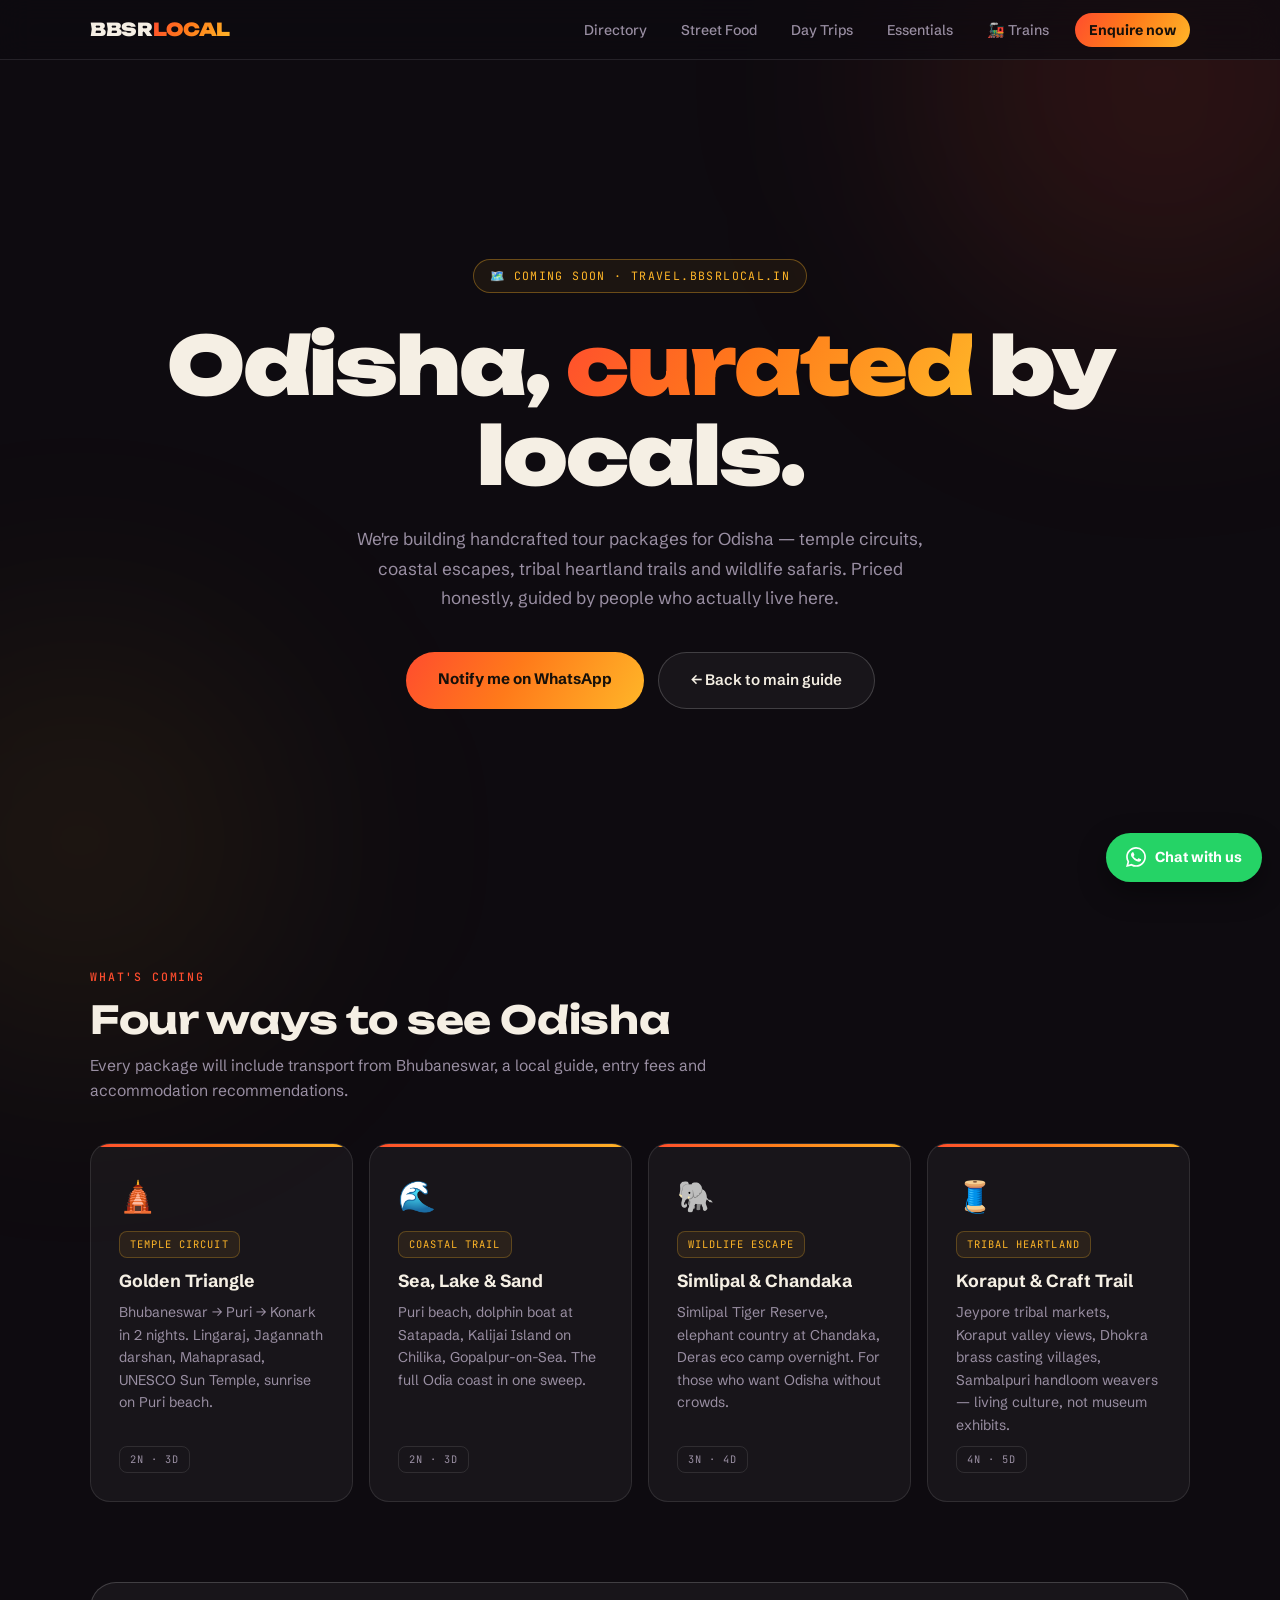
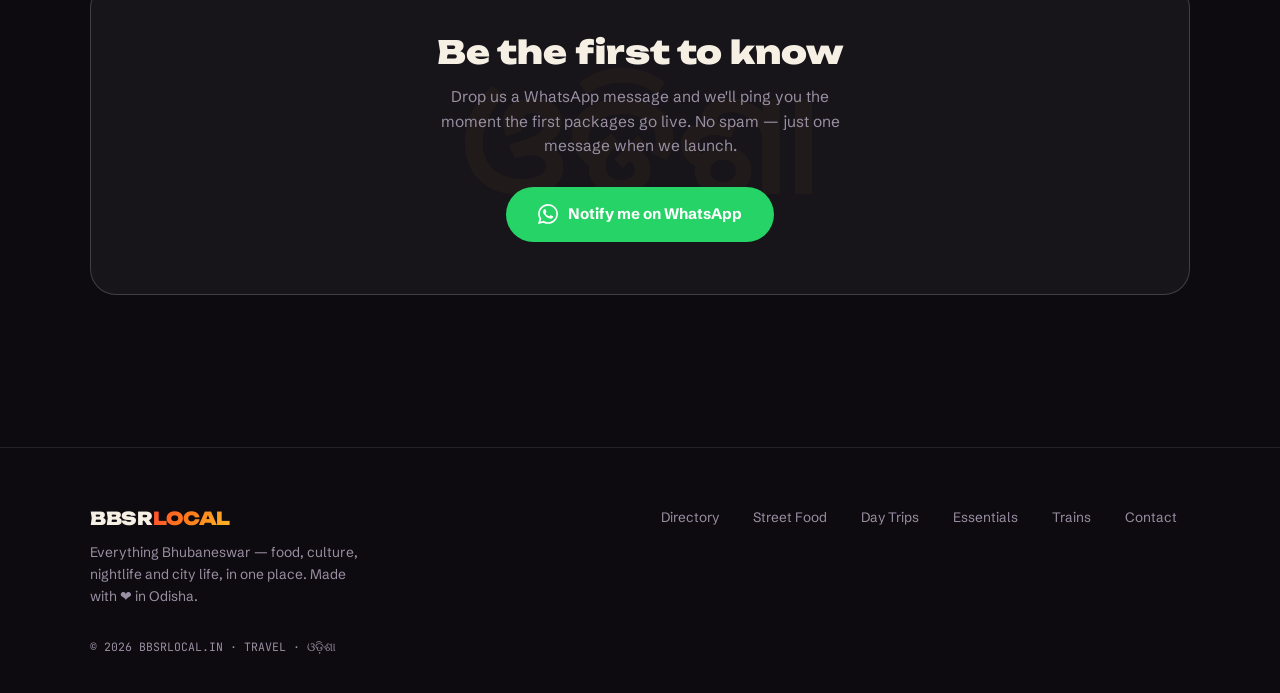
<file: travel/index.html>
<!DOCTYPE html>
<html lang="en">
<head>
<meta charset="UTF-8">
<meta name="viewport" content="width=device-width, initial-scale=1.0">
<title>BBSRLocal Travel — Odisha Tour Packages, Built by Locals</title>
<meta name="description" content="Curated Odisha tour packages from Bhubaneswar — temple circuits, coastal trails, tribal heartland and wildlife escapes. Launching soon.">
<meta name="keywords" content="Odisha tour packages, Bhubaneswar travel, Konark Puri Chilika tour, tribal Odisha, Odia travel guide">
<meta property="og:title" content="BBSRLocal Travel — Odisha Tour Packages">
<meta property="og:description" content="Curated Odisha tour packages built by locals. Temple circuits, coastal trails, wildlife and tribal heartland — launching soon.">
<meta property="og:type" content="website">
<meta property="og:url" content="https://travel.bbsrlocal.in">
<meta name="theme-color" content="#0E0B10">
<link rel="preconnect" href="https://fonts.googleapis.com">
<link rel="preconnect" href="https://fonts.gstatic.com" crossorigin>
<link href="https://fonts.googleapis.com/css2?family=Unbounded:wght@500;700;900&family=Schibsted+Grotesk:wght@400;500;700&family=JetBrains+Mono:wght@400;500&family=Noto+Sans+Oriya:wght@600&display=swap" rel="stylesheet">
<link rel="stylesheet" href="../assets/css/shared.css">
<style>
/* ---- Travel page specific ---- */
.travel-hero {
  min-height: 92vh;
  display: flex; flex-direction: column;
  align-items: center; justify-content: center;
  text-align: center; padding: 80px 20px 60px;
  position: relative;
}
.travel-hero .pill {
  display: inline-flex; align-items: center; gap: 8px;
  font-family: 'JetBrains Mono', monospace;
  font-size: .72rem; letter-spacing: .12em; text-transform: uppercase;
  color: var(--gold); border: 1px solid rgba(255,182,40,.35); border-radius: 99px;
  padding: 7px 16px; margin-bottom: 28px; background: rgba(255,182,40,.06);
}
.travel-hero h1 {
  font-size: clamp(2.2rem, 7vw, 5rem); font-weight: 900;
  letter-spacing: -.025em; max-width: 16ch; margin: 0 auto;
}
.travel-hero .lead {
  margin: 24px auto 0; max-width: 52ch;
  font-size: 1.08rem; color: var(--muted); line-height: 1.7;
}
.travel-hero .cta-row {
  margin-top: 40px; display: flex; gap: 14px;
  justify-content: center; flex-wrap: wrap;
}
.btn-primary {
  background: var(--grad); color: #16100A; font-weight: 700;
  font-size: .95rem; padding: 15px 32px; border-radius: 99px;
  text-decoration: none; transition: opacity .2s;
}
.btn-primary:hover { opacity: .88; }
.btn-ghost {
  background: var(--surface); color: var(--cream); font-weight: 600;
  font-size: .95rem; padding: 15px 32px; border-radius: 99px;
  text-decoration: none; border: 1px solid var(--stroke2);
  transition: border-color .2s, background .2s;
}
.btn-ghost:hover { border-color: var(--gold); background: var(--surface2); }

/* Package teaser grid */
.packages { padding: 80px 0; }
.pkg-grid {
  display: grid;
  grid-template-columns: repeat(auto-fit, minmax(260px, 1fr));
  gap: 16px; margin-top: 40px;
}
.pkg-card {
  background: var(--surface); border: 1px solid var(--stroke);
  border-radius: var(--radius); padding: 28px;
  display: flex; flex-direction: column; gap: 10px;
  transition: transform .18s, border-color .18s;
  position: relative; overflow: hidden;
}
.pkg-card::before {
  content: ""; position: absolute; top: 0; left: 0; right: 0;
  height: 3px; background: var(--grad);
}
.pkg-card:hover { transform: translateY(-4px); border-color: var(--stroke2); }
.pkg-icon { font-size: 1.9rem; }
.pkg-card h3 { font-size: 1.1rem; font-weight: 700; font-family: 'Schibsted Grotesk', sans-serif; margin-top: 4px; }
.pkg-card p  { font-size: .88rem; color: var(--muted); flex: 1; }
.pkg-tag {
  display: inline-block; font-family: 'JetBrains Mono', monospace;
  font-size: .65rem; letter-spacing: .1em; text-transform: uppercase;
  color: var(--gold); background: rgba(255,182,40,.08);
  border: 1px solid rgba(255,182,40,.25); border-radius: 8px; padding: 4px 10px;
  width: fit-content;
}
.coming-tag {
  font-family: 'JetBrains Mono', monospace; font-size: .65rem;
  letter-spacing: .1em; text-transform: uppercase;
  color: var(--muted); border: 1px solid var(--stroke);
  border-radius: 8px; padding: 4px 10px; width: fit-content;
}

/* Notify section */
.notify { padding: 0 0 80px; }
.notify-box {
  background: var(--surface); border: 1px solid var(--stroke2);
  border-radius: 26px; padding: 52px 30px; text-align: center;
  position: relative; overflow: hidden;
}
.notify-box .odia-bg {
  position: absolute; inset: 0; display: flex; align-items: center; justify-content: center;
  font-family: 'Noto Sans Oriya', sans-serif;
  font-size: clamp(4rem, 14vw, 9rem); font-weight: 600;
  color: rgba(255,182,40,.04); pointer-events: none; user-select: none; white-space: nowrap;
}
.notify-box h2 { font-size: clamp(1.4rem, 3.6vw, 2rem); font-weight: 900; position: relative; }
.notify-box p  { margin: 14px auto 28px; max-width: 48ch; font-size: .97rem; color: var(--muted); position: relative; }
.notify-box .wa-btn {
  display: inline-flex; align-items: center; gap: 10px;
  background: #25D366; color: #fff; font-weight: 700; font-size: .95rem;
  padding: 15px 32px; border-radius: 99px; text-decoration: none;
  position: relative; transition: background .2s;
}
.notify-box .wa-btn:hover { background: #1EBE5A; }
</style>
</head>
<body>
<div class="glow g1" aria-hidden="true"></div>
<div class="glow g2" aria-hidden="true"></div>

<nav aria-label="Main navigation">
  <div class="nav-inner">
    <a class="logo" href="https://bbsrlocal.in">BBSR<span class="grad-text">LOCAL</span></a>
    <ul class="nav-links">
      <li><a href="https://bbsrlocal.in#directory">Directory</a></li>
      <li><a href="https://bbsrlocal.in#streetfood">Street Food</a></li>
      <li><a href="https://bbsrlocal.in#daytrips">Day Trips</a></li>
      <li><a href="https://bbsrlocal.in#essentials">Essentials</a></li>
      <li><a href="https://bbsrlocal.in/trains.html">🚂 Trains</a></li>
      <li><a class="nav-cta" href="https://wa.me/919999999999?text=Hi!%20I%20am%20interested%20in%20Odisha%20tour%20packages." target="_blank" rel="noopener">Enquire now</a></li>
    </ul>
  </div>
</nav>

<main>
<section class="travel-hero">
  <span class="pill">🗺️ Coming soon · travel.bbsrlocal.in</span>
  <h1>Odisha, <span class="grad-text">curated</span> by locals.</h1>
  <p class="lead">
    We're building handcrafted tour packages for Odisha — temple circuits, coastal escapes,
    tribal heartland trails and wildlife safaris. Priced honestly, guided by people who actually live here.
  </p>
  <div class="cta-row">
    <a class="btn-primary" href="https://wa.me/919999999999?text=Hi!%20I%20want%20to%20know%20when%20BBSRLocal%20Travel%20launches." target="_blank" rel="noopener">
      Notify me on WhatsApp
    </a>
    <a class="btn-ghost" href="https://bbsrlocal.in">
      ← Back to main guide
    </a>
  </div>
</section>

<!-- Package teasers -->
<section class="packages">
  <div class="wrap">
    <div class="sec-head reveal">
      <span class="eyebrow">What's coming</span>
      <h2>Four ways to see Odisha</h2>
      <p>Every package will include transport from Bhubaneswar, a local guide, entry fees and accommodation recommendations.</p>
    </div>
    <div class="pkg-grid">
      <div class="pkg-card reveal">
        <span class="pkg-icon">🛕</span>
        <span class="pkg-tag">Temple Circuit</span>
        <h3>Golden Triangle</h3>
        <p>Bhubaneswar → Puri → Konark in 2 nights. Lingaraj, Jagannath darshan, Mahaprasad, UNESCO Sun Temple, sunrise on Puri beach.</p>
        <span class="coming-tag">2N · 3D</span>
      </div>
      <div class="pkg-card reveal">
        <span class="pkg-icon">🌊</span>
        <span class="pkg-tag">Coastal Trail</span>
        <h3>Sea, Lake & Sand</h3>
        <p>Puri beach, dolphin boat at Satapada, Kalijai Island on Chilika, Gopalpur-on-Sea. The full Odia coast in one sweep.</p>
        <span class="coming-tag">2N · 3D</span>
      </div>
      <div class="pkg-card reveal">
        <span class="pkg-icon">🐘</span>
        <span class="pkg-tag">Wildlife Escape</span>
        <h3>Simlipal & Chandaka</h3>
        <p>Simlipal Tiger Reserve, elephant country at Chandaka, Deras eco camp overnight. For those who want Odisha without crowds.</p>
        <span class="coming-tag">3N · 4D</span>
      </div>
      <div class="pkg-card reveal">
        <span class="pkg-icon">🧵</span>
        <span class="pkg-tag">Tribal Heartland</span>
        <h3>Koraput & Craft Trail</h3>
        <p>Jeypore tribal markets, Koraput valley views, Dhokra brass casting villages, Sambalpuri handloom weavers — living culture, not museum exhibits.</p>
        <span class="coming-tag">4N · 5D</span>
      </div>
    </div>
  </div>
</section>

<!-- Notify CTA -->
<section class="notify">
  <div class="wrap">
    <div class="notify-box reveal">
      <div class="odia-bg" aria-hidden="true">ଓଡ଼ିଶା</div>
      <h2>Be the first to know</h2>
      <p>Drop us a WhatsApp message and we'll ping you the moment the first packages go live. No spam — just one message when we launch.</p>
      <a class="wa-btn" href="https://wa.me/919999999999?text=Hi!%20Please%20notify%20me%20when%20BBSRLocal%20Travel%20packages%20launch." target="_blank" rel="noopener">
        <svg width="20" height="20" viewBox="0 0 24 24" fill="currentColor" aria-hidden="true"><path d="M17.5 14.4c-.3-.15-1.76-.87-2.03-.97-.27-.1-.47-.15-.67.15-.2.3-.77.97-.94 1.17-.17.2-.35.22-.65.07-.3-.15-1.26-.46-2.4-1.48-.89-.79-1.49-1.77-1.66-2.07-.17-.3-.02-.46.13-.61.13-.13.3-.35.45-.52.15-.17.2-.3.3-.5.1-.2.05-.37-.02-.52-.07-.15-.67-1.62-.92-2.22-.24-.58-.49-.5-.67-.51h-.57c-.2 0-.52.07-.8.37-.27.3-1.04 1.02-1.04 2.5 0 1.47 1.07 2.89 1.22 3.09.15.2 2.1 3.2 5.08 4.49.71.3 1.27.49 1.7.63.71.22 1.36.19 1.87.12.57-.09 1.76-.72 2.01-1.42.25-.7.25-1.29.17-1.42-.07-.12-.27-.2-.57-.35zM12.05 21.8h-.01a9.87 9.87 0 0 1-5.03-1.38l-.36-.21-3.74.98 1-3.65-.24-.37a9.86 9.86 0 0 1-1.51-5.26c0-5.45 4.44-9.88 9.9-9.88a9.83 9.83 0 0 1 6.99 2.9 9.83 9.83 0 0 1 2.9 7c0 5.45-4.44 9.88-9.9 9.88zm8.42-18.3A11.82 11.82 0 0 0 12.05 0C5.5 0 .16 5.33.16 11.89c0 2.1.55 4.14 1.59 5.94L.06 24l6.3-1.65a11.88 11.88 0 0 0 5.68 1.45h.01c6.55 0 11.89-5.33 11.89-11.89 0-3.18-1.24-6.16-3.47-8.41z"/></svg>
        Notify me on WhatsApp
      </a>
    </div>
  </div>
</section>
</main>

<footer>
  <div class="wrap">
    <div class="foot-inner">
      <div>
        <a class="logo" href="https://bbsrlocal.in">BBSR<span class="grad-text">LOCAL</span></a>
        <p>Everything Bhubaneswar — food, culture, nightlife and city life, in one place. Made with ❤ in Odisha.</p>
      </div>
      <ul class="foot-links">
        <li><a href="https://bbsrlocal.in#directory">Directory</a></li>
        <li><a href="https://bbsrlocal.in#streetfood">Street Food</a></li>
        <li><a href="https://bbsrlocal.in#daytrips">Day Trips</a></li>
        <li><a href="https://bbsrlocal.in#essentials">Essentials</a></li>
        <li><a href="https://bbsrlocal.in/trains.html">Trains</a></li>
        <li><a href="https://wa.me/919999999999" target="_blank" rel="noopener">Contact</a></li>
      </ul>
    </div>
    <p class="copyright">© 2026 BBSRLOCAL.IN · TRAVEL · ଓଡ଼ିଶା</p>
  </div>
</footer>

<!-- Mobile tab bar -->
<nav class="tabbar" aria-label="Quick navigation">
  <ul>
    <li><a href="https://bbsrlocal.in"><span class="ico">🏠</span>Home</a></li>
    <li><a href="https://bbsrlocal.in#directory"><span class="ico">🧭</span>Places</a></li>
    <li><a href="https://bbsrlocal.in#streetfood"><span class="ico">🍢</span>Food</a></li>
    <li><a href="#"><span class="ico">🗺️</span>Travel</a></li>
    <li><a href="https://wa.me/919999999999" target="_blank" rel="noopener"><span class="ico">💬</span>Chat</a></li>
  </ul>
</nav>

<a class="wa-float" href="https://wa.me/919999999999?text=Hi%20BBSRLocal%20Travel!" target="_blank" rel="noopener" aria-label="Chat on WhatsApp">
  <svg width="20" height="20" viewBox="0 0 24 24" fill="currentColor" aria-hidden="true"><path d="M17.5 14.4c-.3-.15-1.76-.87-2.03-.97-.27-.1-.47-.15-.67.15-.2.3-.77.97-.94 1.17-.17.2-.35.22-.65.07-.3-.15-1.26-.46-2.4-1.48-.89-.79-1.49-1.77-1.66-2.07-.17-.3-.02-.46.13-.61.13-.13.3-.35.45-.52.15-.17.2-.3.3-.5.1-.2.05-.37-.02-.52-.07-.15-.67-1.62-.92-2.22-.24-.58-.49-.5-.67-.51h-.57c-.2 0-.52.07-.8.37-.27.3-1.04 1.02-1.04 2.5 0 1.47 1.07 2.89 1.22 3.09.15.2 2.1 3.2 5.08 4.49.71.3 1.27.49 1.7.63.71.22 1.36.19 1.87.12.57-.09 1.76-.72 2.01-1.42.25-.7.25-1.29.17-1.42-.07-.12-.27-.2-.57-.35zM12.05 21.8h-.01a9.87 9.87 0 0 1-5.03-1.38l-.36-.21-3.74.98 1-3.65-.24-.37a9.86 9.86 0 0 1-1.51-5.26c0-5.45 4.44-9.88 9.9-9.88a9.83 9.83 0 0 1 6.99 2.9 9.83 9.83 0 0 1 2.9 7c0 5.45-4.44 9.88-9.9 9.88zm8.42-18.3A11.82 11.82 0 0 0 12.05 0C5.5 0 .16 5.33.16 11.89c0 2.1.55 4.14 1.59 5.94L.06 24l6.3-1.65a11.88 11.88 0 0 0 5.68 1.45h.01c6.55 0 11.89-5.33 11.89-11.89 0-3.18-1.24-6.16-3.47-8.41z"/></svg>
  <span>Chat with us</span>
</a>

<script>
const io = new IntersectionObserver(entries => {
  entries.forEach(e => {
    if (e.isIntersecting) { e.target.classList.add("in"); io.unobserve(e.target); }
  });
}, { threshold: .1 });
document.querySelectorAll(".reveal").forEach(el => io.observe(el));
</script>
</body>
</html>
</file>
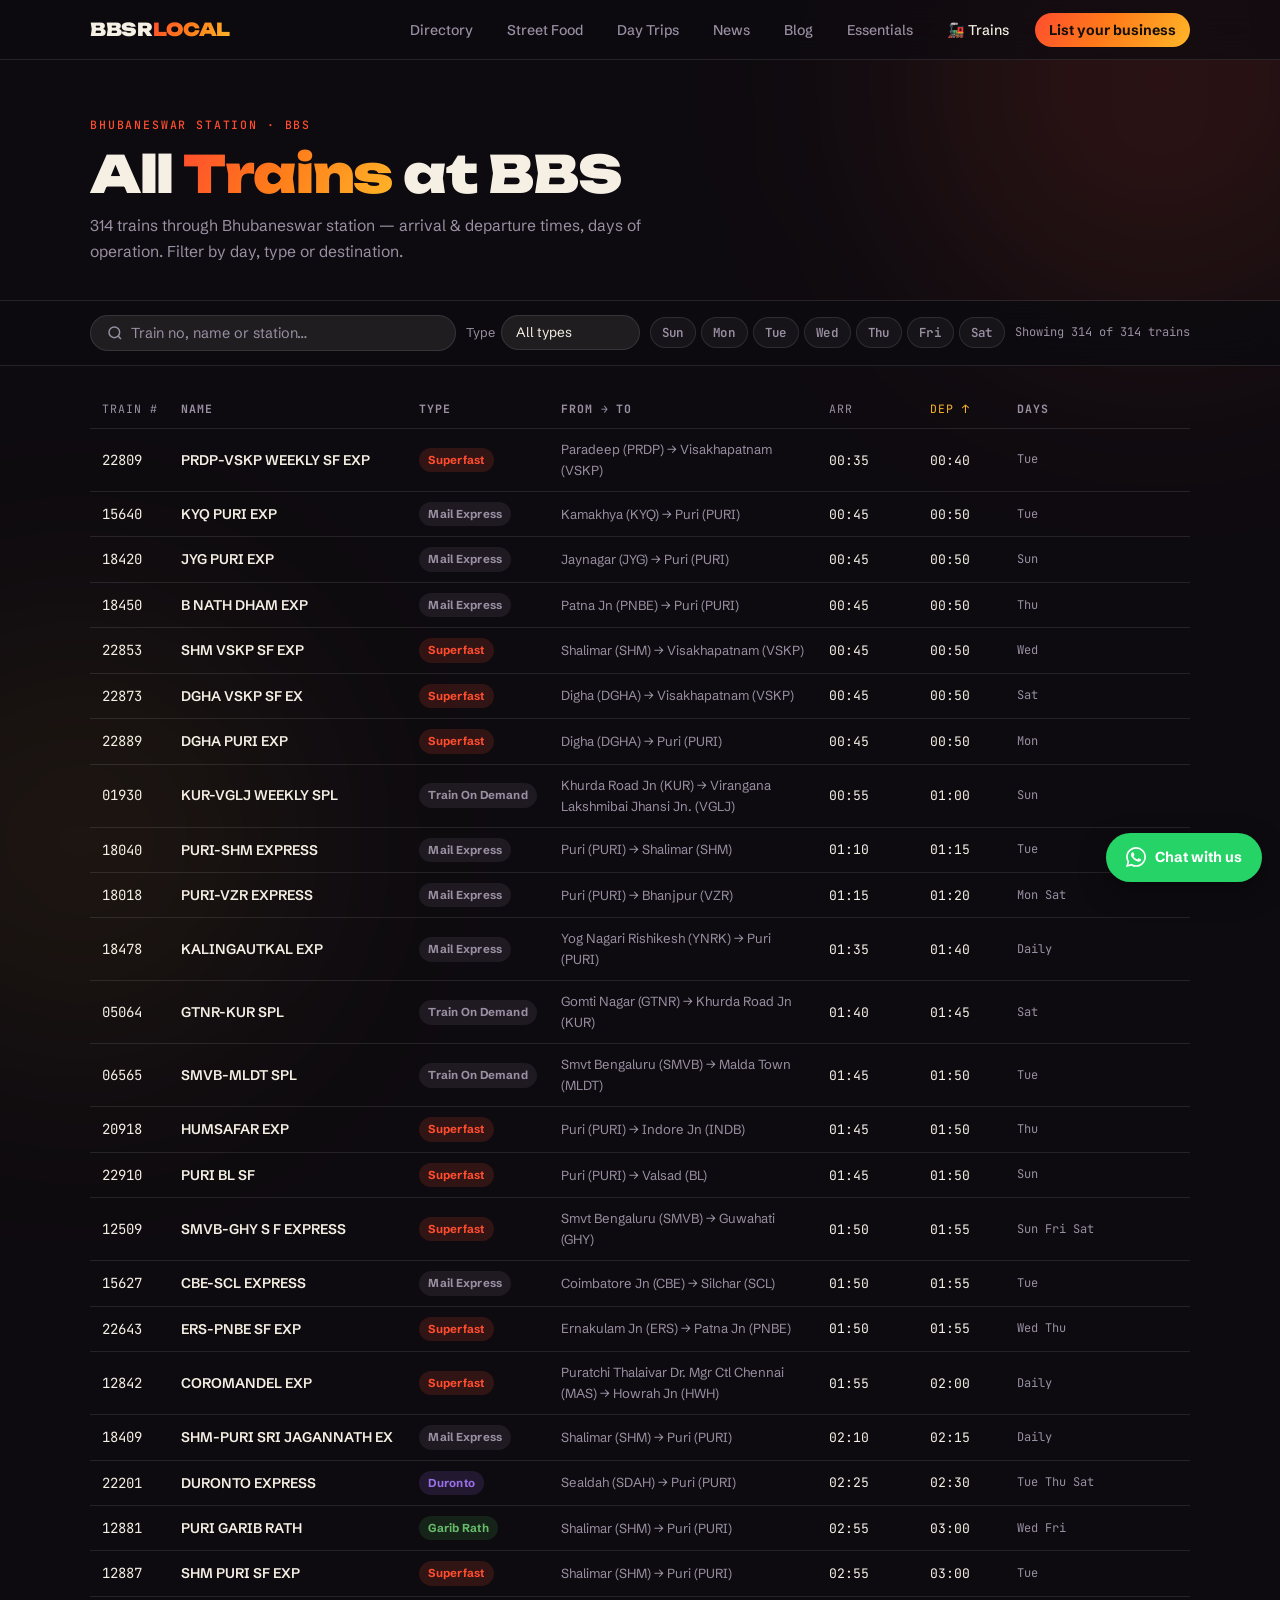
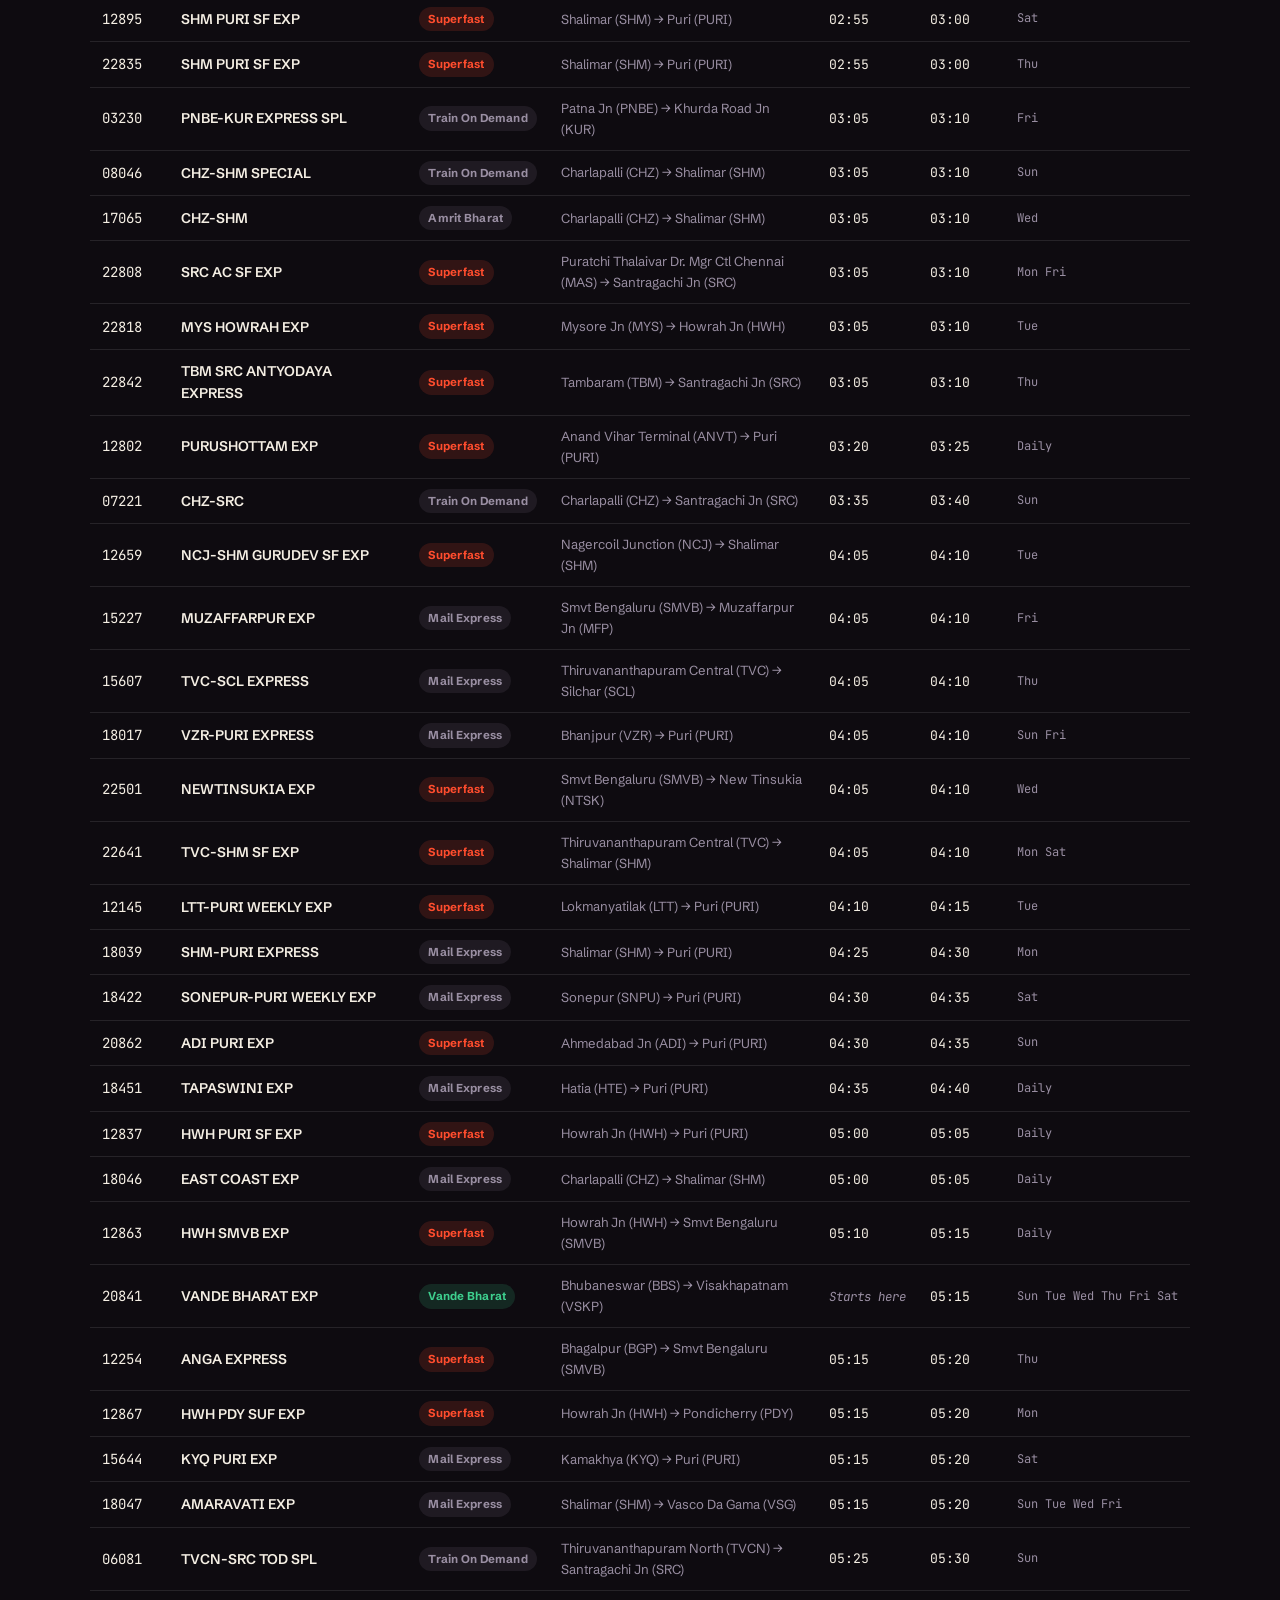
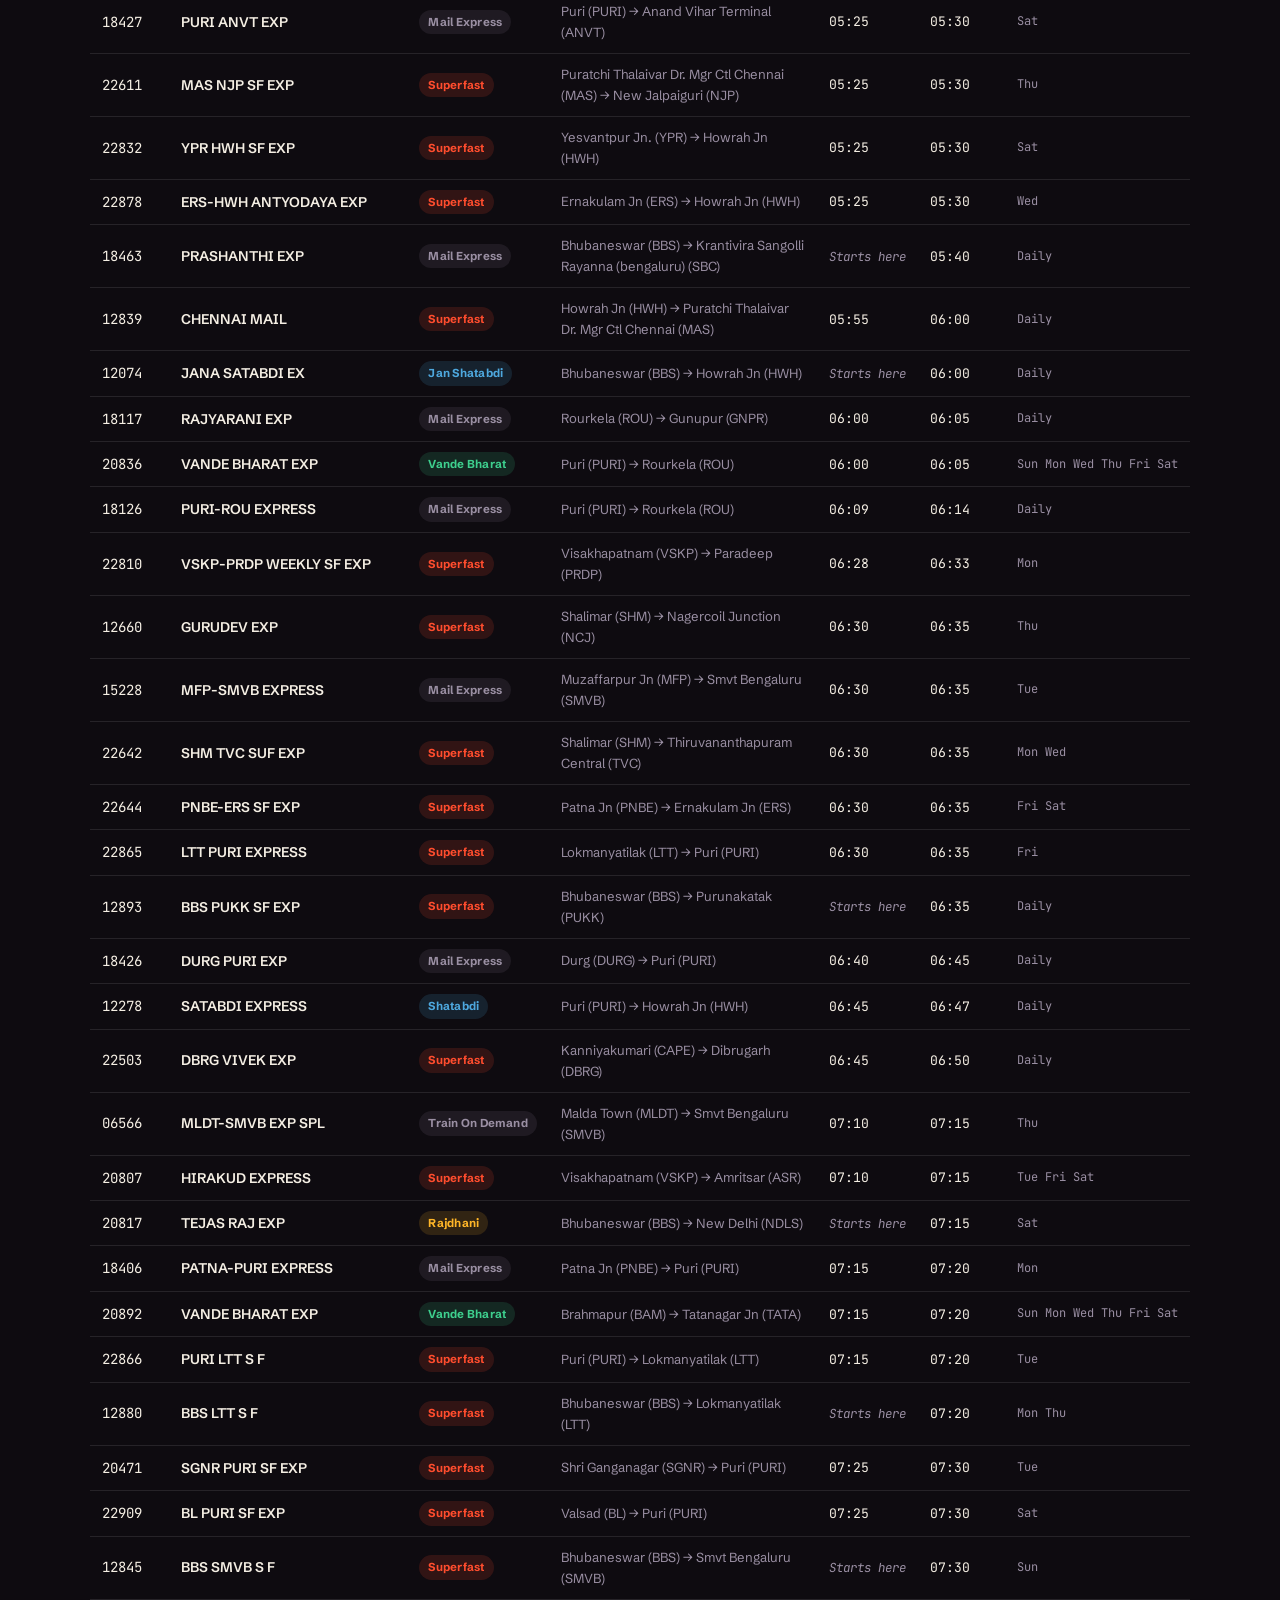
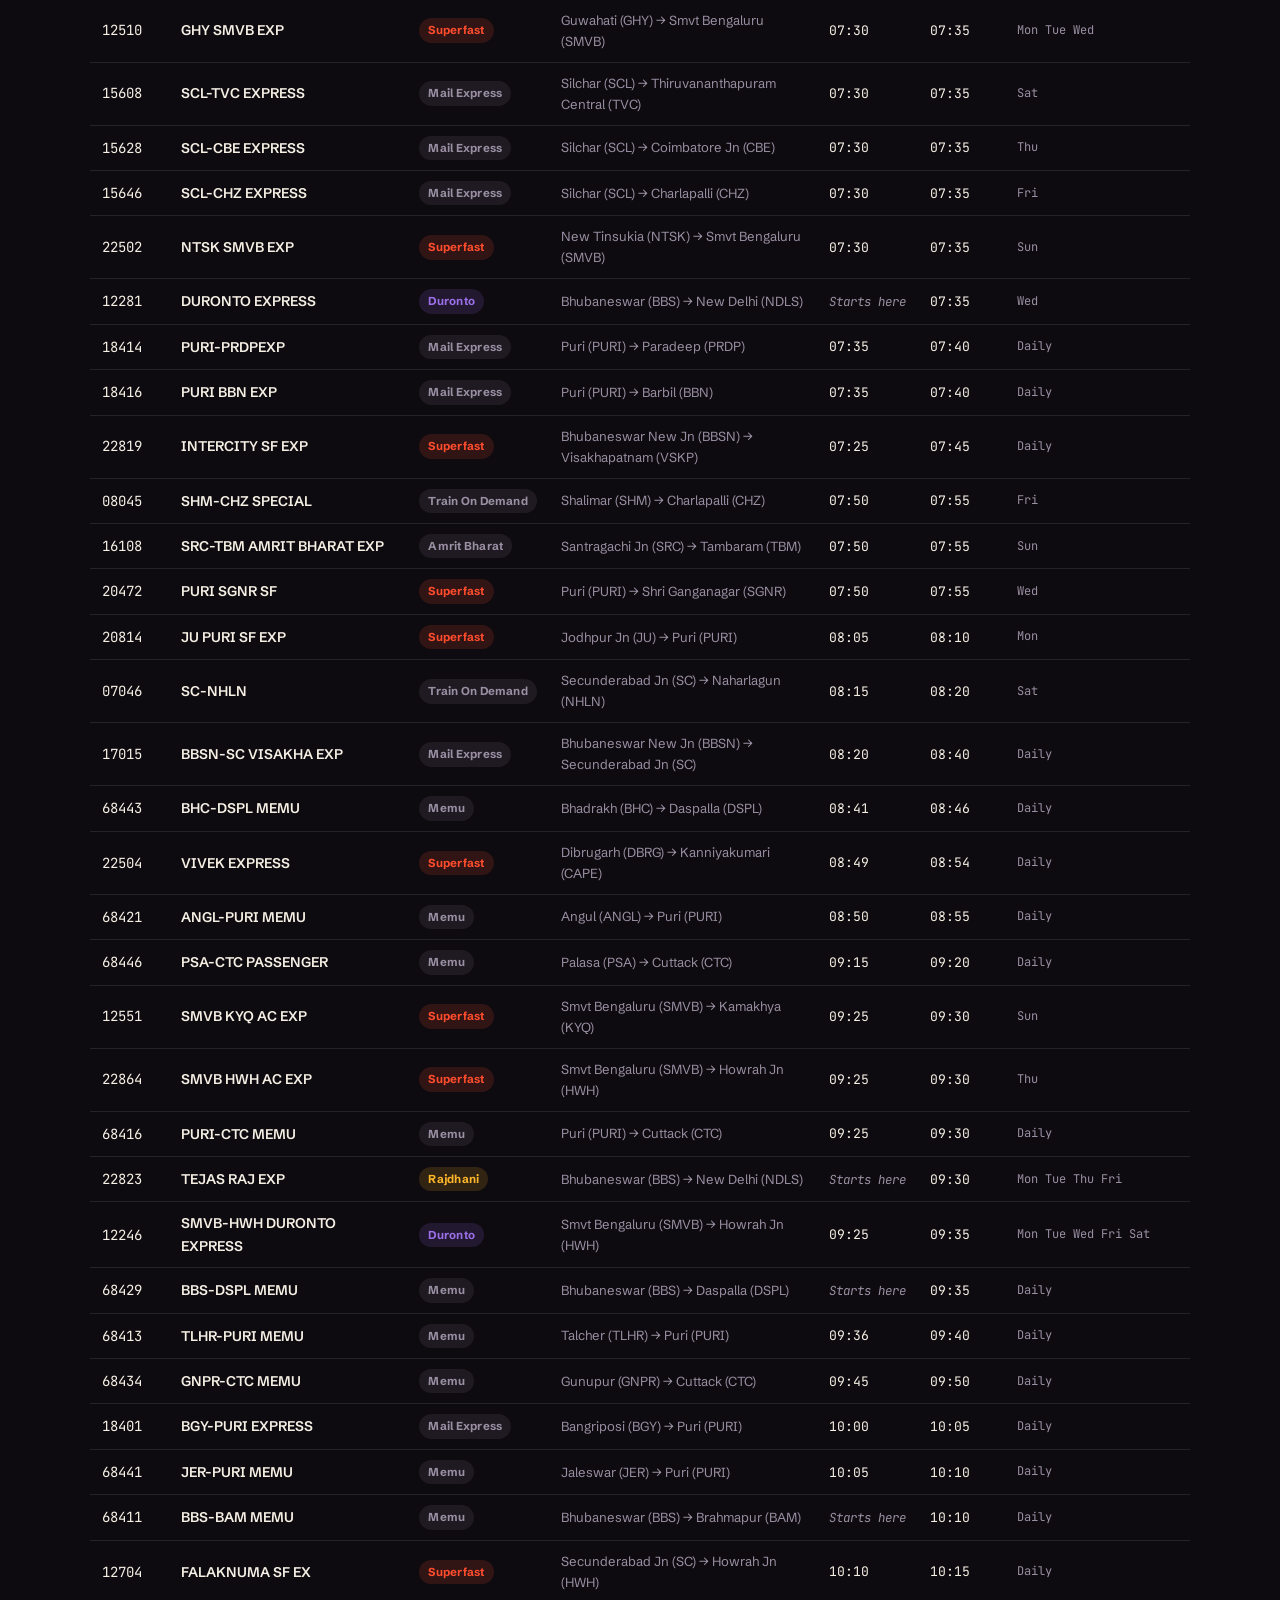
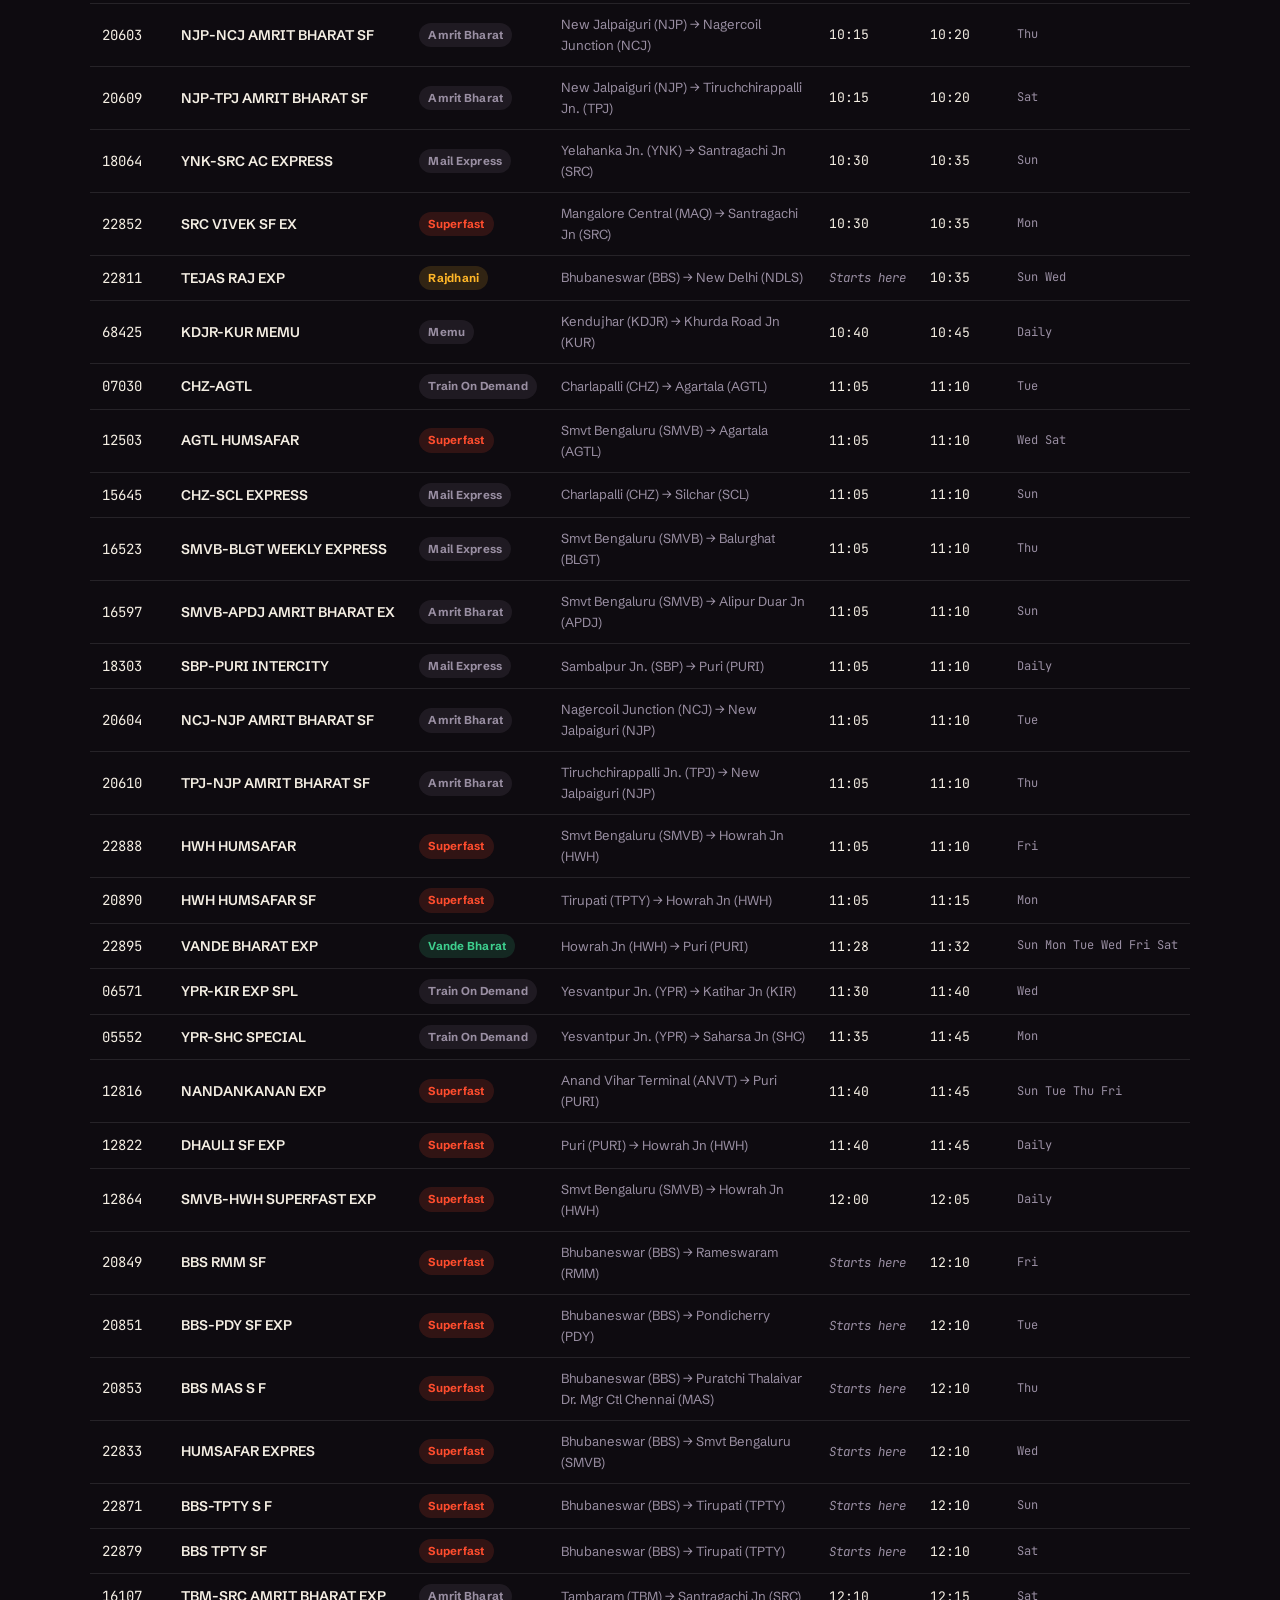
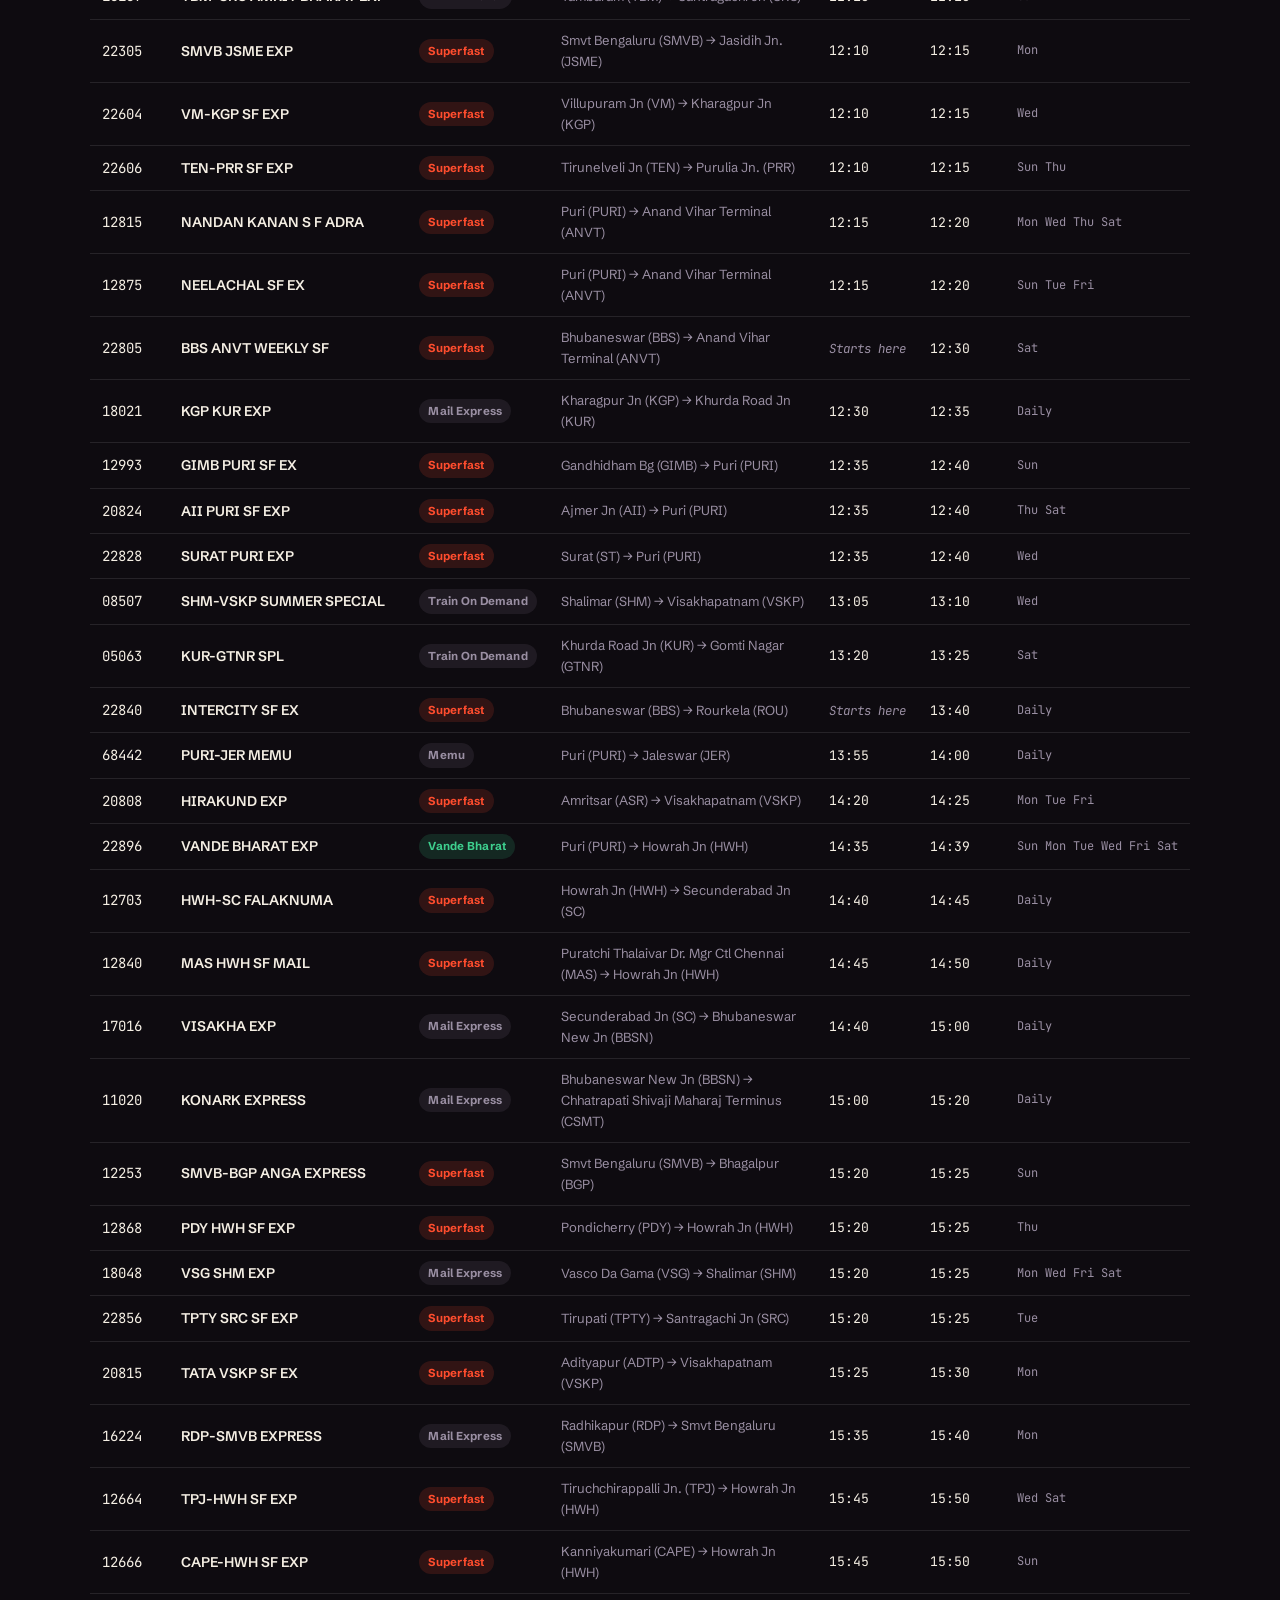
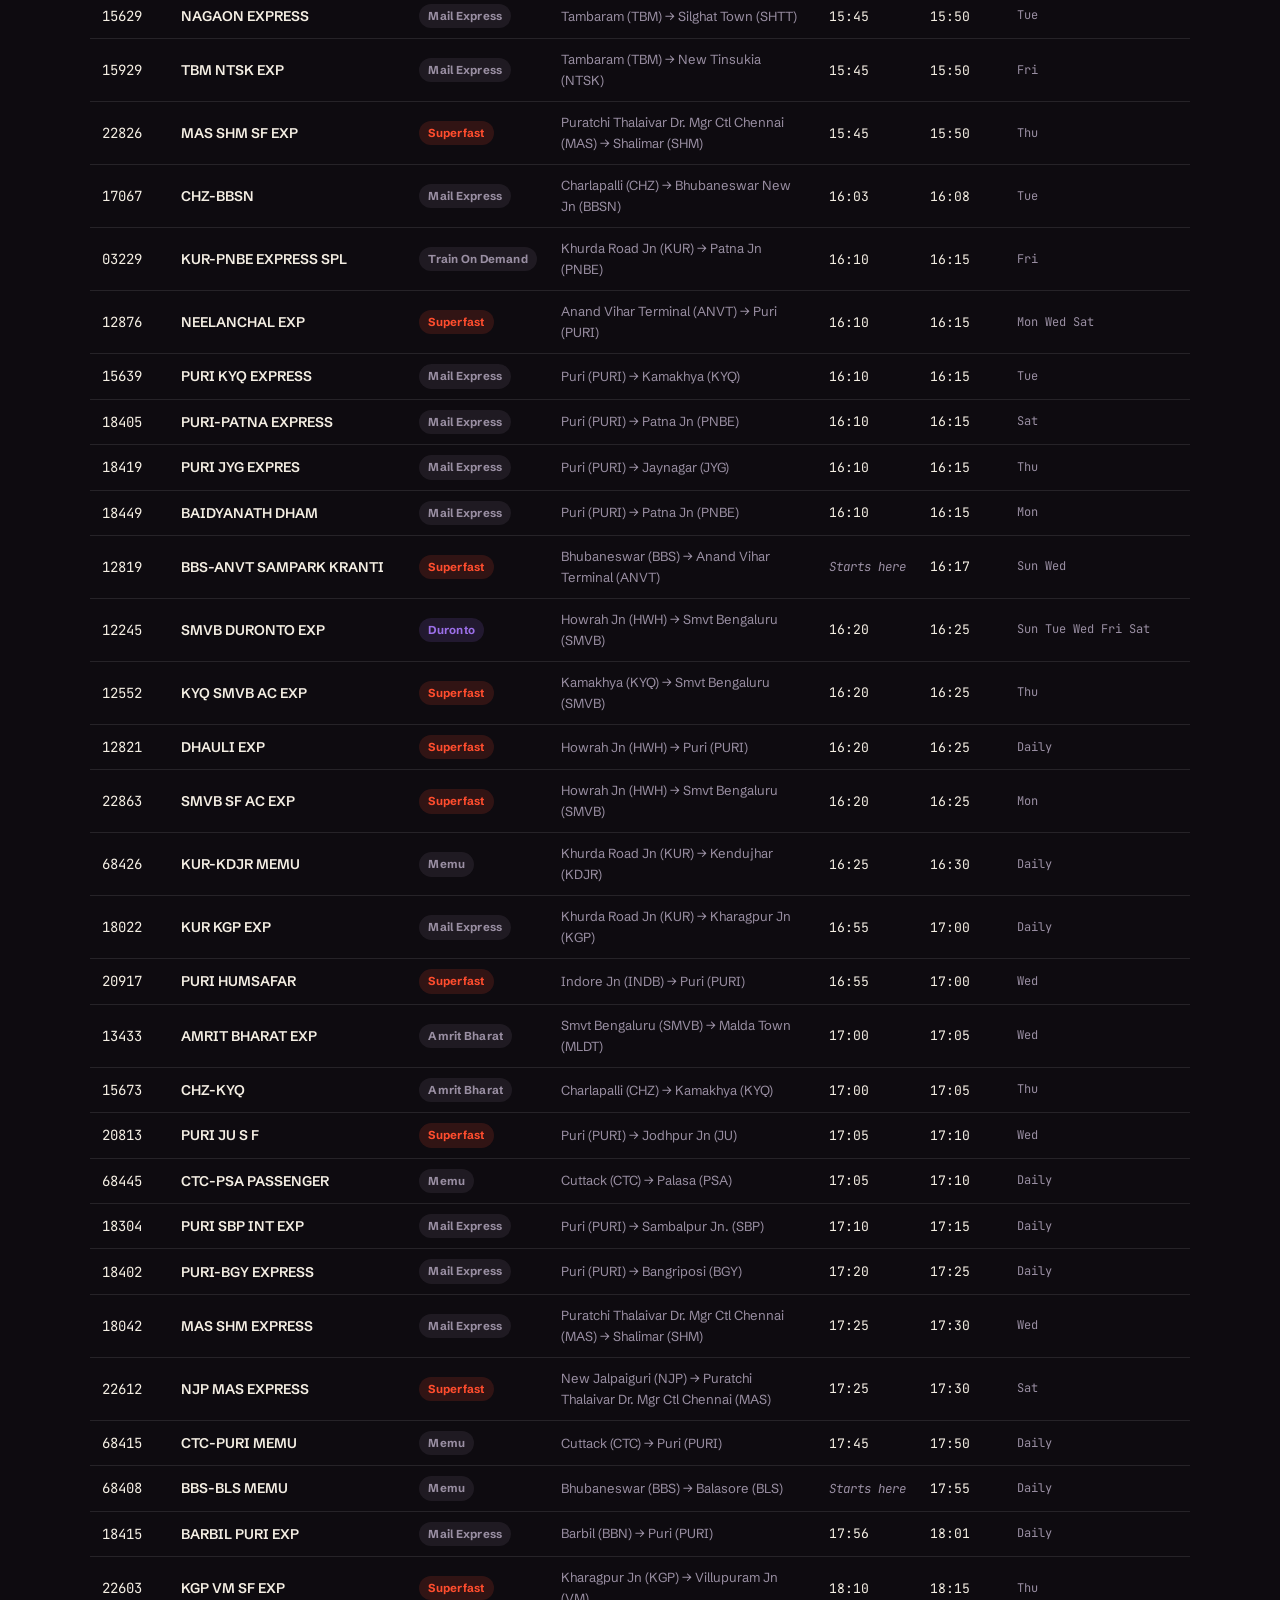
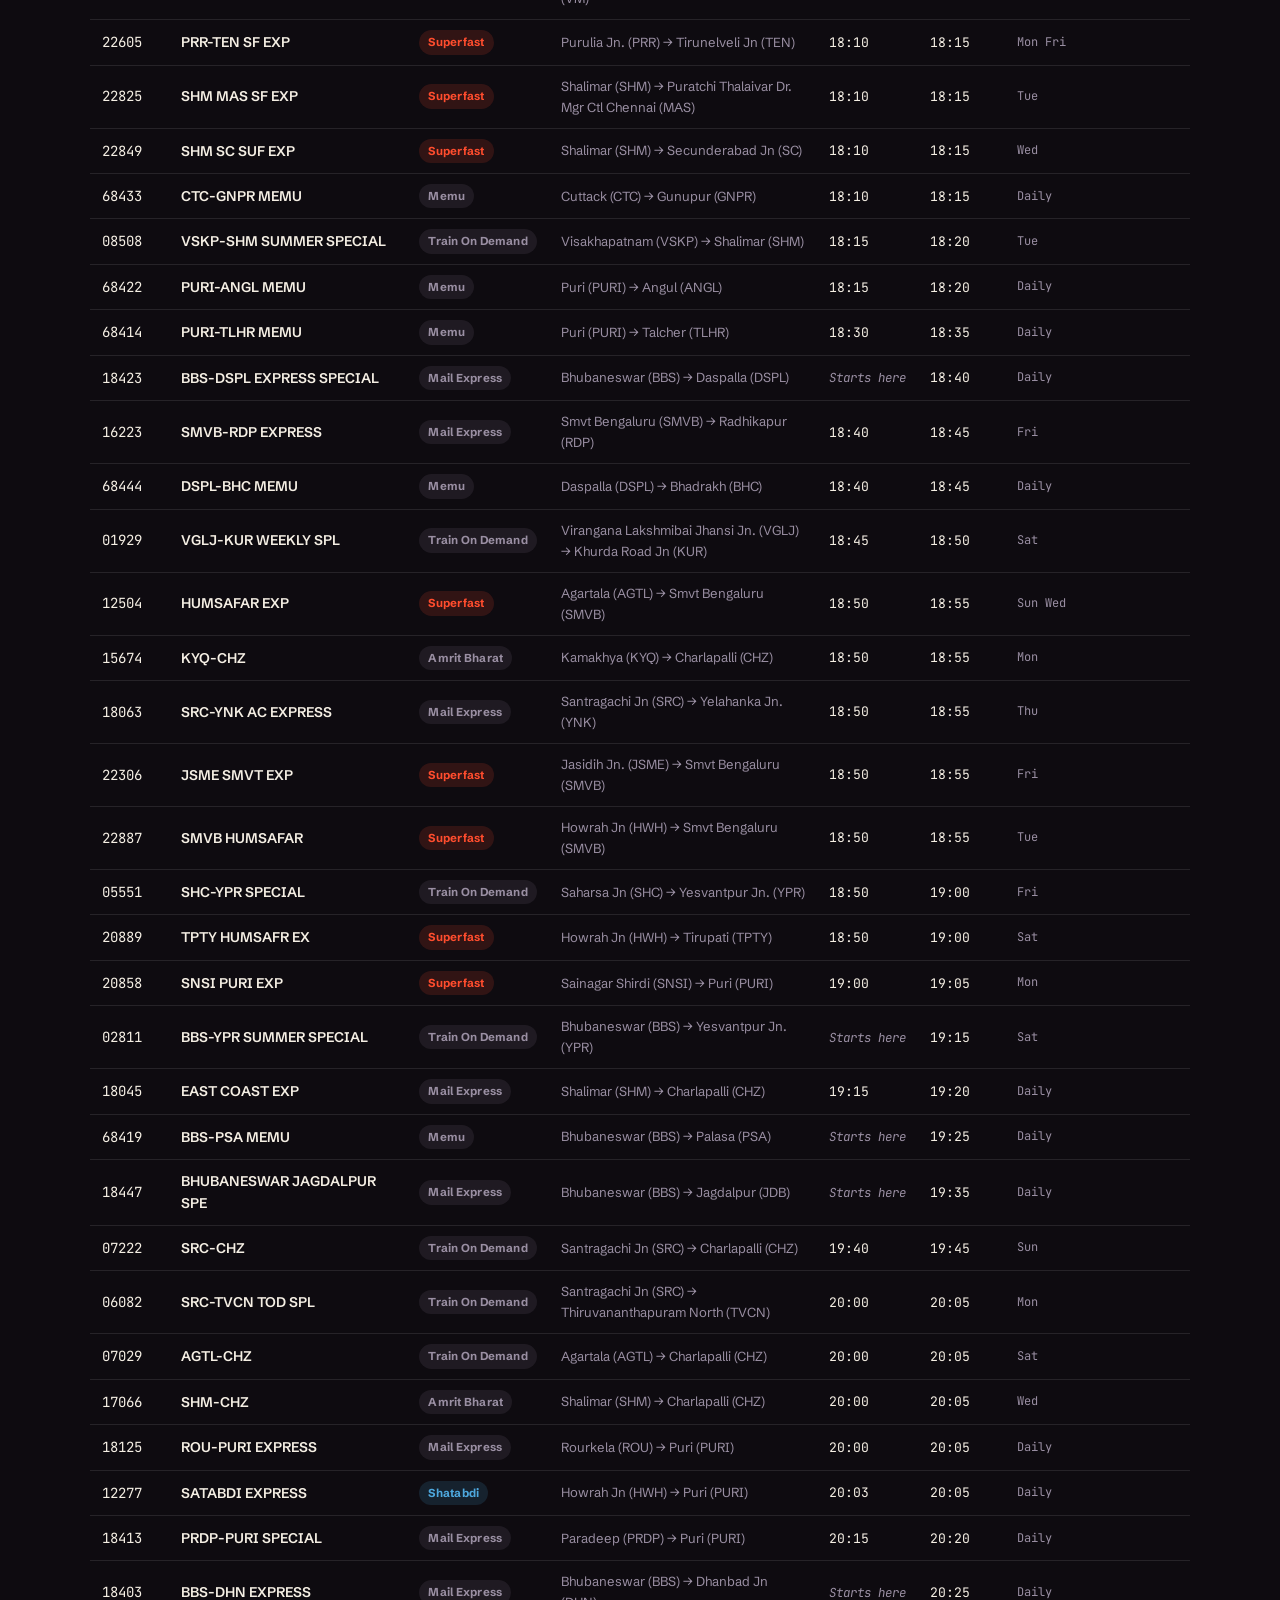
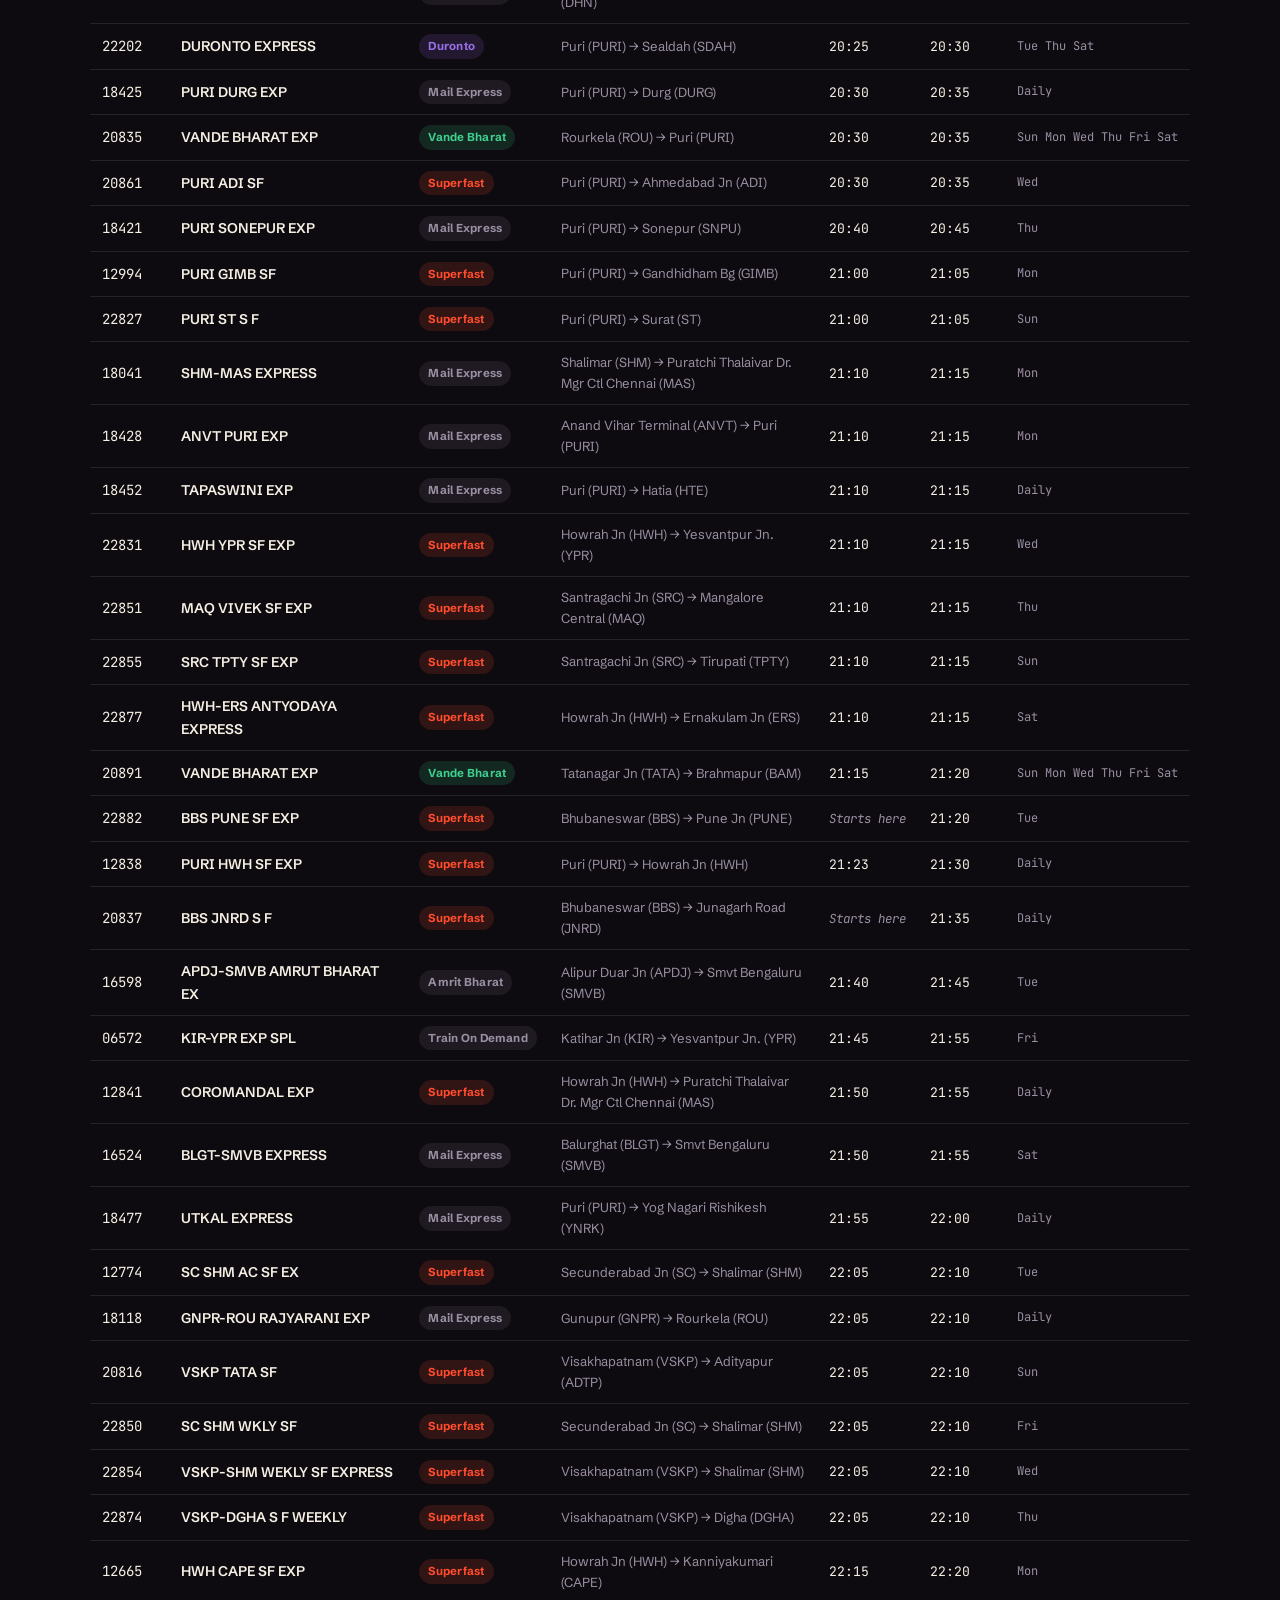
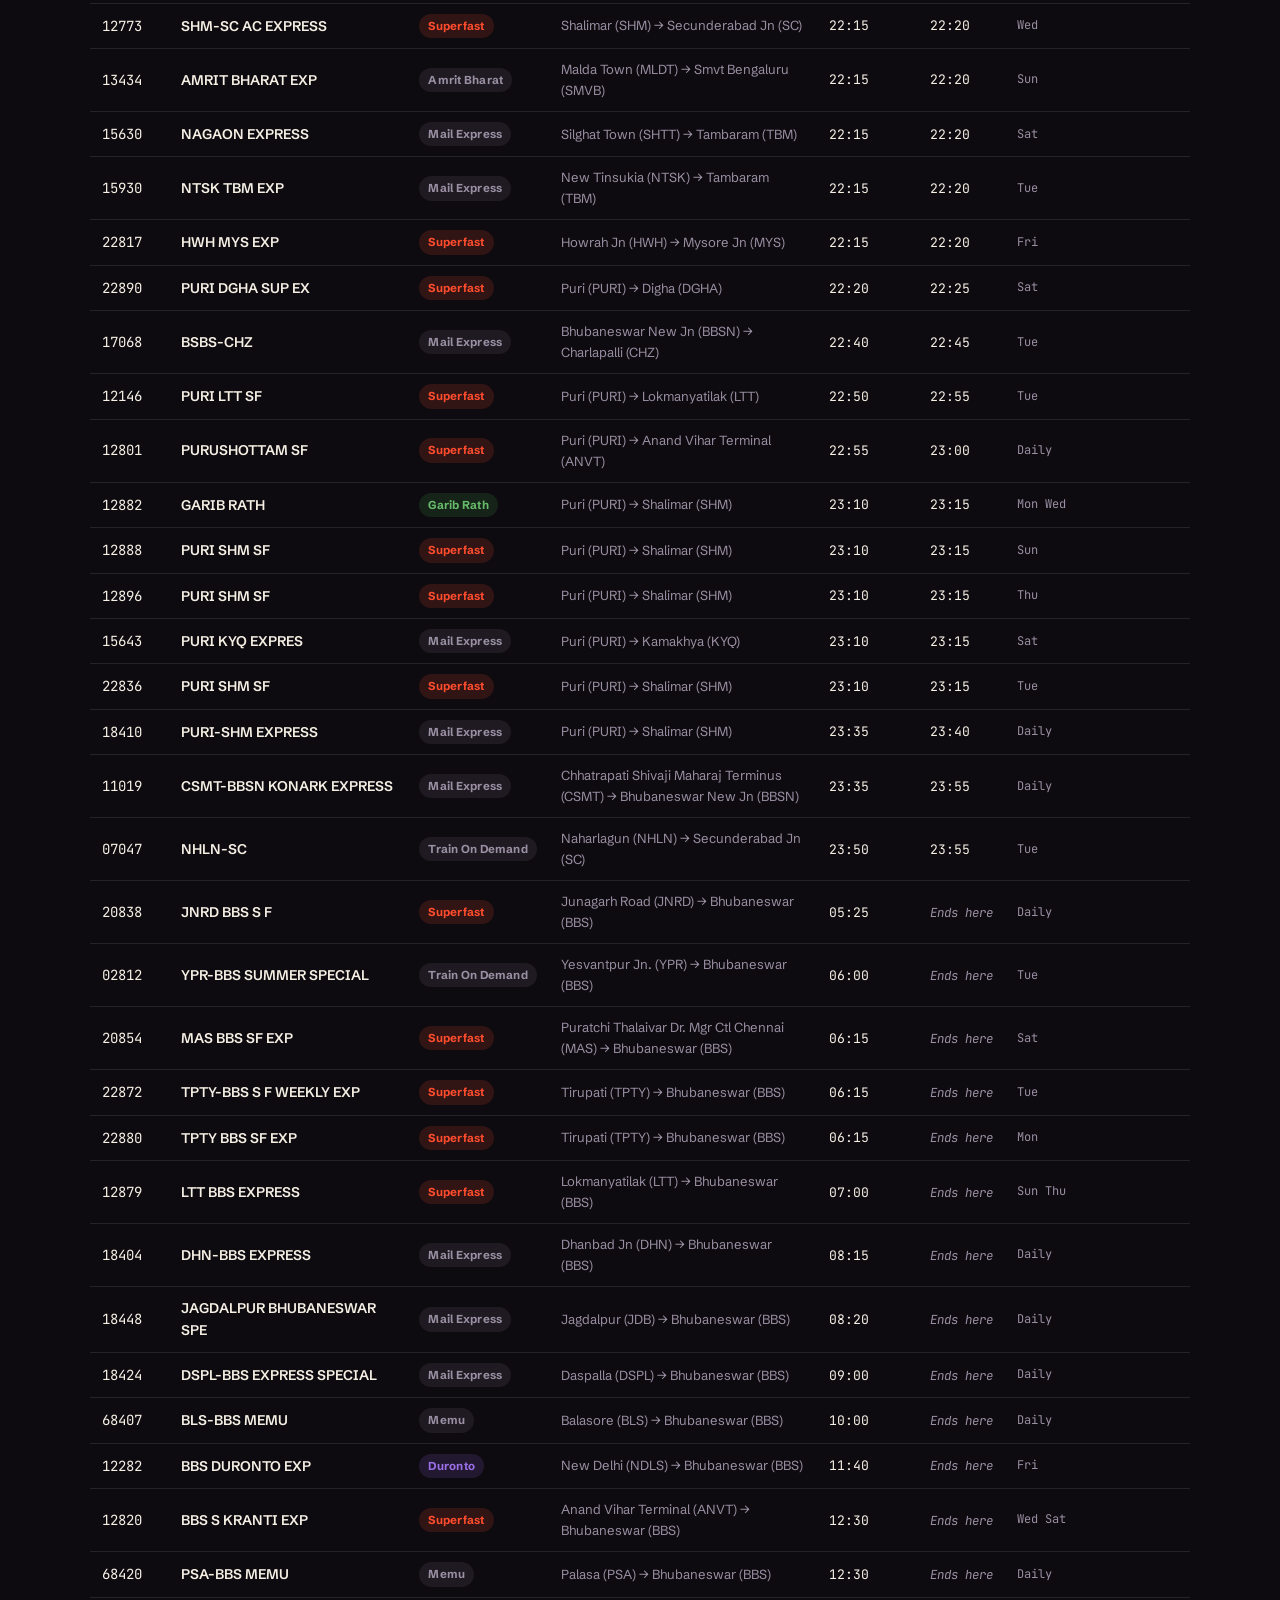
<file: trains.html>
<!DOCTYPE html>
<html lang="en">
<head>
<meta charset="UTF-8">
<meta name="viewport" content="width=device-width, initial-scale=1.0">
<title>Bhubaneswar Trains — All Trains at BBS Station | BBSRLocal</title>
<meta name="description" content="Complete list of all trains passing through Bhubaneswar (BBS) station — arrival, departure times, days of operation. Filter by day, type and destination.">
<meta name="keywords" content="Bhubaneswar trains, BBS station trains, trains from Bhubaneswar, train schedule Bhubaneswar, Indian Railways Bhubaneswar">
<meta property="og:title" content="Bhubaneswar Trains — All BBS Station Trains">
<meta property="og:description" content="314 trains through Bhubaneswar station with arrival/departure times and days. Filter by day, type or destination.">
<meta property="og:type" content="website">
<meta property="og:url" content="https://bbsrlocal.in/trains.html">
<meta name="theme-color" content="#0E0B10">
<link rel="preconnect" href="https://fonts.googleapis.com">
<link rel="preconnect" href="https://fonts.gstatic.com" crossorigin>
<link href="https://fonts.googleapis.com/css2?family=Unbounded:wght@500;700;900&family=Schibsted+Grotesk:wght@400;500;700&family=JetBrains+Mono:wght@400;500&family=Noto+Sans+Oriya:wght@600&display=swap" rel="stylesheet">
<link rel="stylesheet" href="assets/css/shared.css">
<link rel="stylesheet" href="assets/css/trains.css">
</head>
<body>
<div class="glow g1" aria-hidden="true"></div>
<div class="glow g2" aria-hidden="true"></div>

<nav aria-label="Main navigation">
  <div class="nav-inner">
    <a class="logo" href="index.html">BBSR<span class="grad-text">LOCAL</span></a>
    <ul class="nav-links">
      <li><a href="index.html#directory">Directory</a></li>
      <li><a href="index.html#streetfood">Street Food</a></li>
      <li><a href="index.html#daytrips">Day Trips</a></li>
      <li><a href="index.html#news">News</a></li>
      <li><a href="index.html#blog">Blog</a></li>
      <li><a href="index.html#essentials">Essentials</a></li>
      <li><a href="trains.html" aria-current="page" style="color:var(--cream)">🚂 Trains</a></li>
      <li><a class="nav-cta" href="index.html#list-biz">List your business</a></li>
    </ul>
  </div>
</nav>

<main>

<!-- ===== PAGE HEADER ===== -->
<div class="trains-header">
  <div class="wrap">
    <span class="eyebrow">Bhubaneswar Station · BBS</span>
    <h1>All <span class="grad-text">Trains</span> at BBS</h1>
    <p>314 trains through Bhubaneswar station — arrival &amp; departure times, days of operation. Filter by day, type or destination.</p>
  </div>
</div>

<!-- ===== FILTER BAR ===== -->
<div class="filter-bar" role="search" aria-label="Filter trains">
  <div class="filter-inner">

    <label class="filter-search-wrap" for="trainSearch">
      <svg width="16" height="16" viewBox="0 0 24 24" fill="none" stroke="currentColor" stroke-width="2.2" aria-hidden="true"><circle cx="11" cy="11" r="8"/><path d="m21 21-4.3-4.3"/></svg>
      <input type="search" id="trainSearch" placeholder="Train no, name or station…" aria-label="Search trains">
    </label>

    <div class="type-wrap">
      <label for="typeFilter">Type</label>
      <select id="typeFilter" aria-label="Filter by train type">
        <option value="">All types</option>
      </select>
    </div>

    <div class="day-chips" role="group" aria-label="Filter by day">
      <button class="day-chip" data-day="0" aria-pressed="false">Sun</button>
      <button class="day-chip" data-day="1" aria-pressed="false">Mon</button>
      <button class="day-chip" data-day="2" aria-pressed="false">Tue</button>
      <button class="day-chip" data-day="3" aria-pressed="false">Wed</button>
      <button class="day-chip" data-day="4" aria-pressed="false">Thu</button>
      <button class="day-chip" data-day="5" aria-pressed="false">Fri</button>
      <button class="day-chip" data-day="6" aria-pressed="false">Sat</button>
    </div>

    <span id="trainCount" class="train-count" aria-live="polite" aria-atomic="true"></span>

  </div>
</div>

<!-- ===== TRAIN LIST ===== -->
<section class="trains-section" aria-label="Train list">
  <div class="wrap">
    <div id="trainList" aria-live="polite"></div>
  </div>
</section>

</main>

<footer>
  <div class="wrap">
    <div class="foot-inner">
      <div>
        <a class="logo" href="index.html">BBSR<span class="grad-text">LOCAL</span></a>
        <p>Everything Bhubaneswar — food, culture, trains and city life, in one place. Made with ❤ in Odisha.</p>
      </div>
      <ul class="foot-links">
        <li><a href="index.html#directory">Directory</a></li>
        <li><a href="index.html#streetfood">Street Food</a></li>
        <li><a href="index.html#daytrips">Day Trips</a></li>
        <li><a href="index.html#news">News</a></li>
        <li><a href="index.html#blog">Blog</a></li>
        <li><a href="index.html#essentials">Essentials</a></li>
        <li><a href="trains.html">Trains</a></li>
        <li><a href="https://travel.bbsrlocal.in">Travel</a></li>
        <li><a href="https://wa.me/919999999999" target="_blank" rel="noopener">Contact</a></li>
      </ul>
    </div>
    <p class="copyright">© 2026 BBSRLOCAL.IN · TEMPLE CITY · ଭୁବନେଶ୍ୱର</p>
  </div>
</footer>

<!-- Mobile tab bar -->
<nav class="tabbar" aria-label="Quick navigation">
  <ul>
    <li><a href="index.html"><span class="ico">🏠</span>Home</a></li>
    <li><a href="index.html#directory"><span class="ico">🧭</span>Places</a></li>
    <li><a href="index.html#streetfood"><span class="ico">🍢</span>Food</a></li>
    <li><a href="trains.html"><span class="ico">🚂</span>Trains</a></li>
    <li><a href="index.html#essentials"><span class="ico">📋</span>Info</a></li>
  </ul>
</nav>

<a class="wa-float" href="https://wa.me/919999999999?text=Hi%20BBSRLocal!" target="_blank" rel="noopener" aria-label="Chat on WhatsApp">
  <svg width="20" height="20" viewBox="0 0 24 24" fill="currentColor" aria-hidden="true"><path d="M17.5 14.4c-.3-.15-1.76-.87-2.03-.97-.27-.1-.47-.15-.67.15-.2.3-.77.97-.94 1.17-.17.2-.35.22-.65.07-.3-.15-1.26-.46-2.4-1.48-.89-.79-1.49-1.77-1.66-2.07-.17-.3-.02-.46.13-.61.13-.13.3-.35.45-.52.15-.17.2-.3.3-.5.1-.2.05-.37-.02-.52-.07-.15-.67-1.62-.92-2.22-.24-.58-.49-.5-.67-.51h-.57c-.2 0-.52.07-.8.37-.27.3-1.04 1.02-1.04 2.5 0 1.47 1.07 2.89 1.22 3.09.15.2 2.1 3.2 5.08 4.49.71.3 1.27.49 1.7.63.71.22 1.36.19 1.87.12.57-.09 1.76-.72 2.01-1.42.25-.7.25-1.29.17-1.42-.07-.12-.27-.2-.57-.35zM12.05 21.8h-.01a9.87 9.87 0 0 1-5.03-1.38l-.36-.21-3.74.98 1-3.65-.24-.37a9.86 9.86 0 0 1-1.51-5.26c0-5.45 4.44-9.88 9.9-9.88a9.83 9.83 0 0 1 6.99 2.9 9.83 9.83 0 0 1 2.9 7c0 5.45-4.44 9.88-9.9 9.88zm8.42-18.3A11.82 11.82 0 0 0 12.05 0C5.5 0 .16 5.33.16 11.89c0 2.1.55 4.14 1.59 5.94L.06 24l6.3-1.65a11.88 11.88 0 0 0 5.68 1.45h.01c6.55 0 11.89-5.33 11.89-11.89 0-3.18-1.24-6.16-3.47-8.41z"/></svg>
  <span>Chat with us</span>
</a>

<script src="assets/js/trains-data.js"></script>
<script src="assets/js/trains-dir.js"></script>
</body>
</html>
</file>
<file: assets/css/shared.css>
/* =========================================================
   shared.css — tokens, reset, nav, footer, tabbar, wa-float
   Used by every page on bbsrlocal.in
   ========================================================= */

/* ---------- Design tokens ---------- */
:root {
  --bg:      #0E0B10;
  --bg2:     #15101A;
  --surface: rgba(255,255,255,.045);
  --surface2:rgba(255,255,255,.08);
  --stroke:  rgba(255,255,255,.1);
  --stroke2: rgba(255,255,255,.18);
  --cream:   #F5EFE4;
  --muted:   #9A8FA3;
  --verm:    #FF4D2E;
  --gold:    #FFB628;
  --jade:    #3ECF8E;
  --grad:    linear-gradient(120deg,#FF4D2E 0%,#FF7A1A 45%,#FFB628 100%);
  --radius:  20px;
  --radius-sm: 14px;
}

/* ---------- Reset ---------- */
*, *::before, *::after { margin: 0; padding: 0; box-sizing: border-box; }
html { scroll-behavior: smooth; }
@media (prefers-reduced-motion: reduce) {
  html { scroll-behavior: auto; }
  *, *::before, *::after { animation: none !important; transition: none !important; }
}
body {
  font-family: 'Schibsted Grotesk', sans-serif;
  background: var(--bg);
  color: var(--cream);
  line-height: 1.6;
  -webkit-font-smoothing: antialiased;
  overflow-x: hidden;
}
h1, h2, h3 { font-family: 'Unbounded', sans-serif; line-height: 1.12; }
.mono  { font-family: 'JetBrains Mono', monospace; }
.odia  { font-family: 'Noto Sans Oriya', sans-serif; }
a      { color: inherit; }
button { font-family: inherit; }
.wrap  { max-width: 1140px; margin: 0 auto; padding: 0 20px; }
.grad-text {
  background: var(--grad);
  -webkit-background-clip: text;
  background-clip: text;
  color: transparent;
}

/* ---------- Ambient glow ---------- */
.glow {
  position: fixed; border-radius: 50%;
  filter: blur(120px); pointer-events: none; z-index: 0;
}
.glow.g1 { width:480px; height:480px; background:rgba(255,77,46,.13);  top:-160px;    right:-120px; }
.glow.g2 { width:420px; height:420px; background:rgba(255,182,40,.07); bottom:-150px; left:-130px;  }
main, nav, footer { position: relative; z-index: 1; }

/* ---------- Section shared ---------- */
section { padding: 72px 0; }
.sec-head { margin-bottom: 34px; }
.eyebrow {
  font-family: 'JetBrains Mono', monospace;
  font-size: .72rem; letter-spacing: .16em;
  text-transform: uppercase; color: var(--verm);
  font-weight: 500; display: block; margin-bottom: 12px;
}
.sec-head h2 { font-size: clamp(1.5rem, 4vw, 2.4rem); font-weight: 700; letter-spacing: -.01em; }
.sec-head p  { margin-top: 12px; color: var(--muted); max-width: 62ch; font-size: .98rem; }

/* ---------- Sticky nav ---------- */
nav {
  position: sticky; top: 0; z-index: 80;
  background: rgba(14,11,16,.7);
  backdrop-filter: blur(16px);
  -webkit-backdrop-filter: blur(16px);
  border-bottom: 1px solid var(--stroke);
}
.nav-inner {
  display: flex; align-items: center; justify-content: space-between;
  padding: 15px 20px; max-width: 1140px; margin: 0 auto;
}
.logo {
  font-family: 'Unbounded', sans-serif;
  font-weight: 900; font-size: 1.12rem;
  text-decoration: none; letter-spacing: -.02em;
}
.logo .grad-text { font-weight: 900; }
.nav-links { display: flex; gap: 6px; list-style: none; align-items: center; }
.nav-links a {
  text-decoration: none; font-size: .88rem; font-weight: 500; color: var(--muted);
  padding: 8px 14px; border-radius: 99px; transition: all .2s;
}
.nav-links a:hover,
.nav-links a:focus-visible { color: var(--cream); background: var(--surface2); }
.nav-cta {
  background: var(--grad); color: #16100A !important;
  font-weight: 700 !important; margin-left: 6px;
}
@media (max-width: 860px) { .nav-links { display: none; } }

/* ---------- Mobile bottom tab bar ---------- */
.tabbar {
  display: none; position: fixed; bottom: 0; left: 0; right: 0; z-index: 80;
  background: rgba(14,11,16,.82);
  backdrop-filter: blur(18px); -webkit-backdrop-filter: blur(18px);
  border-top: 1px solid var(--stroke);
  padding: 8px 6px calc(8px + env(safe-area-inset-bottom));
}
.tabbar ul { display: flex; list-style: none; justify-content: space-around; }
.tabbar a {
  display: flex; flex-direction: column; align-items: center; gap: 2px;
  text-decoration: none; font-size: .62rem; color: var(--muted);
  font-family: 'JetBrains Mono', monospace; letter-spacing: .04em;
  padding: 4px 10px; border-radius: 12px; transition: color .2s;
}
.tabbar a:active, .tabbar a:hover { color: var(--gold); }
.tabbar .ico { font-size: 1.15rem; line-height: 1; }
@media (max-width: 860px) {
  .tabbar { display: block; }
  body   { padding-bottom: 74px; }
}

/* ---------- Footer ---------- */
footer { padding: 56px 0 36px; border-top: 1px solid var(--stroke); margin-top: 72px; }
.foot-inner { display: flex; justify-content: space-between; gap: 30px; flex-wrap: wrap; }
.foot-inner p { font-size: .86rem; color: var(--muted); margin-top: 10px; max-width: 34ch; }
.foot-links  { display: flex; gap: 8px; list-style: none; flex-wrap: wrap; }
.foot-links a {
  text-decoration: none; font-size: .85rem; color: var(--muted);
  padding: 7px 13px; border-radius: 99px; transition: all .2s;
}
.foot-links a:hover { color: var(--cream); background: var(--surface2); }
.copyright {
  margin-top: 30px; font-size: .72rem;
  font-family: 'JetBrains Mono', monospace; color: var(--muted);
}

/* ---------- WhatsApp floating button ---------- */
.wa-float {
  position: fixed; right: 18px; bottom: 18px; z-index: 70;
  background: #25D366; color: #fff; border-radius: 99px;
  display: flex; align-items: center; gap: 9px;
  padding: 13px 20px; text-decoration: none;
  font-weight: 700; font-size: .9rem;
  box-shadow: 0 10px 28px rgba(0,0,0,.4);
}
.wa-float:hover { background: #1EBE5A; }
@media (max-width: 860px) {
  .wa-float         { bottom: 86px; padding: 14px; }
  .wa-float span    { display: none; }
}

/* ---------- Reveal animation ---------- */
.reveal { opacity: 0; transform: translateY(18px); transition: opacity .5s ease, transform .5s ease; }
.reveal.in { opacity: 1; transform: none; }

/* ---------- Focus ring ---------- */
:focus-visible { outline: 2.5px solid var(--gold); outline-offset: 3px; border-radius: 6px; }

/* ---------- Pulse keyframe (used by hero dot) ---------- */
@keyframes pulse { 0%, 100% { opacity: 1; } 50% { opacity: .35; } }
</file>
<file: assets/css/trains.css>
/* =========================================================
   trains.css — styles for trains.html
   Tokens and base styles come from shared.css
   ========================================================= */

/* ---- Page header ---- */
.trains-header {
  padding: 56px 0 36px;
  border-bottom: 1px solid var(--stroke);
}
.trains-header h1 {
  font-size: clamp(2rem, 5vw, 3.2rem);
  font-weight: 900; letter-spacing: -.025em;
  margin-bottom: 10px;
}
.trains-header p {
  color: var(--muted); font-size: .98rem; max-width: 58ch;
}

/* ---- Filter bar ---- */
.filter-bar {
  position: sticky; top: 57px; z-index: 40;
  background: rgba(14,11,16,.92);
  backdrop-filter: blur(16px);
  -webkit-backdrop-filter: blur(16px);
  border-bottom: 1px solid var(--stroke);
  padding: 14px 0;
}
.filter-inner {
  display: flex; flex-wrap: wrap; gap: 10px; align-items: center;
  max-width: 1140px; margin: 0 auto; padding: 0 20px;
}
.filter-search-wrap {
  display: flex; align-items: center; gap: 8px;
  background: var(--surface2); border: 1px solid var(--stroke);
  border-radius: 99px; padding: 8px 16px; flex: 1; min-width: 180px;
}
.filter-search-wrap svg { color: var(--muted); flex-shrink: 0; }
#trainSearch {
  background: none; border: none; outline: none;
  color: var(--cream); font-family: inherit; font-size: .9rem; width: 100%;
}
#trainSearch::placeholder { color: var(--muted); }

.type-wrap { display: flex; align-items: center; gap: 6px; }
.type-wrap label { font-size: .8rem; color: var(--muted); white-space: nowrap; }
#typeFilter {
  background: var(--surface2); border: 1px solid var(--stroke); border-radius: 99px;
  color: var(--cream); font-family: inherit; font-size: .85rem;
  padding: 8px 14px; outline: none; cursor: pointer; appearance: none;
  -webkit-appearance: none;
}
#typeFilter:focus-visible { outline: 2.5px solid var(--gold); }

.day-chips { display: flex; gap: 5px; flex-wrap: wrap; }
.day-chip {
  background: var(--surface); border: 1px solid var(--stroke); border-radius: 99px;
  color: var(--muted); font-size: .78rem; font-weight: 600;
  padding: 6px 11px; cursor: pointer; transition: all .18s;
  font-family: 'JetBrains Mono', monospace; letter-spacing: .04em;
}
.day-chip:hover  { color: var(--cream); border-color: var(--stroke2); }
.day-chip.active { background: var(--verm); border-color: var(--verm); color: #fff; }

.train-count {
  font-family: 'JetBrains Mono', monospace;
  font-size: .75rem; color: var(--muted); white-space: nowrap; margin-left: auto;
}

/* ---- Results area ---- */
.trains-section { padding: 24px 0 64px; }

/* ---- Table ---- */
.table-wrap { overflow-x: auto; }
.trains-table {
  width: 100%; border-collapse: collapse;
  font-size: .875rem;
}
.trains-table th {
  text-align: left; padding: 10px 12px;
  border-bottom: 1px solid var(--stroke);
  font-family: 'JetBrains Mono', monospace;
  font-size: .72rem; letter-spacing: .08em; text-transform: uppercase;
  color: var(--muted); white-space: nowrap;
}
.sort-btn {
  background: none; border: none; cursor: pointer;
  color: var(--muted); font-family: inherit; font-size: inherit;
  letter-spacing: inherit; text-transform: inherit; padding: 0;
  transition: color .18s;
}
.sort-btn:hover, .sort-btn.active { color: var(--gold); }
.trains-table td {
  padding: 10px 12px; border-bottom: 1px solid var(--stroke);
  vertical-align: middle;
}
.trains-table tbody tr:hover { background: var(--surface); }
.col-num  { white-space: nowrap; }
.col-name { font-weight: 600; }
.col-route { color: var(--muted); font-size: .82rem; max-width: 280px; }
.col-time { white-space: nowrap; font-family: 'JetBrains Mono', monospace; font-size: .82rem; }
.col-days { font-family: 'JetBrains Mono', monospace; font-size: .75rem; color: var(--muted); white-space: nowrap; }
.mono { font-family: 'JetBrains Mono', monospace; }

/* ---- Train type badges ---- */
.tbadge {
  display: inline-block; padding: 3px 9px; border-radius: 99px;
  font-size: .72rem; font-weight: 700; white-space: nowrap;
  letter-spacing: .02em;
}
.badge-vb    { background: rgba(62,207,142,.15); color: #3ECF8E; }
.badge-raj   { background: rgba(255,182,40,.15);  color: #FFB628; }
.badge-dur   { background: rgba(155,111,232,.15); color: #9B6FE8; }
.badge-sf    { background: rgba(255,77,46,.15);   color: #FF4D2E; }
.badge-sht   { background: rgba(78,168,222,.15);  color: #4EA8DE; }
.badge-gr    { background: rgba(76,175,80,.15);   color: #66BB6A; }
.badge-other { background: rgba(154,143,163,.12); color: #9A8FA3; }

/* ---- Origin/dest label ---- */
.origin-lbl {
  font-size: .78rem; color: var(--muted); font-style: italic;
}

/* ---- Mobile cards ---- */
.train-cards { display: grid; gap: 12px; }
.train-card {
  background: var(--surface); border: 1px solid var(--stroke);
  border-radius: var(--radius-sm); padding: 16px;
  transition: border-color .2s;
}
.train-card:hover { border-color: var(--stroke2); }
.tc-top { display: flex; align-items: center; gap: 8px; margin-bottom: 6px; }
.tc-num { font-size: .8rem; color: var(--muted); }
.tc-name { font-size: 1rem; font-weight: 700; margin-bottom: 4px; line-height: 1.3; }
.tc-route { font-size: .82rem; color: var(--muted); margin-bottom: 10px; }
.tc-times { display: flex; gap: 20px; margin-bottom: 8px; }
.tc-time { display: flex; flex-direction: column; gap: 2px; }
.tc-lbl { font-family: 'JetBrains Mono', monospace; font-size: .65rem; text-transform: uppercase; letter-spacing: .1em; color: var(--muted); }
.tc-val { font-family: 'JetBrains Mono', monospace; font-size: .95rem; font-weight: 600; }
.tc-days { font-family: 'JetBrains Mono', monospace; font-size: .72rem; color: var(--muted); }

/* ---- Empty state ---- */
.empty-state {
  text-align: center; padding: 64px 20px;
  color: var(--muted);
}
.empty-state p { margin-bottom: 16px; font-size: 1.05rem; }
.btn-clear {
  background: var(--surface2); border: 1px solid var(--stroke2);
  color: var(--cream); border-radius: 99px;
  font-family: inherit; font-size: .88rem; font-weight: 600;
  padding: 10px 22px; cursor: pointer; transition: all .18s;
}
.btn-clear:hover { background: var(--surface); border-color: var(--verm); }

/* ---- Responsive ---- */
@media (max-width: 767px) {
  .filter-inner { gap: 8px; }
  .train-count { margin-left: 0; width: 100%; text-align: right; }
  .trains-table { display: none; }
  .trains-header { padding: 36px 0 24px; }
}
@media (min-width: 768px) {
  .train-cards { display: none; }
}
</file>
